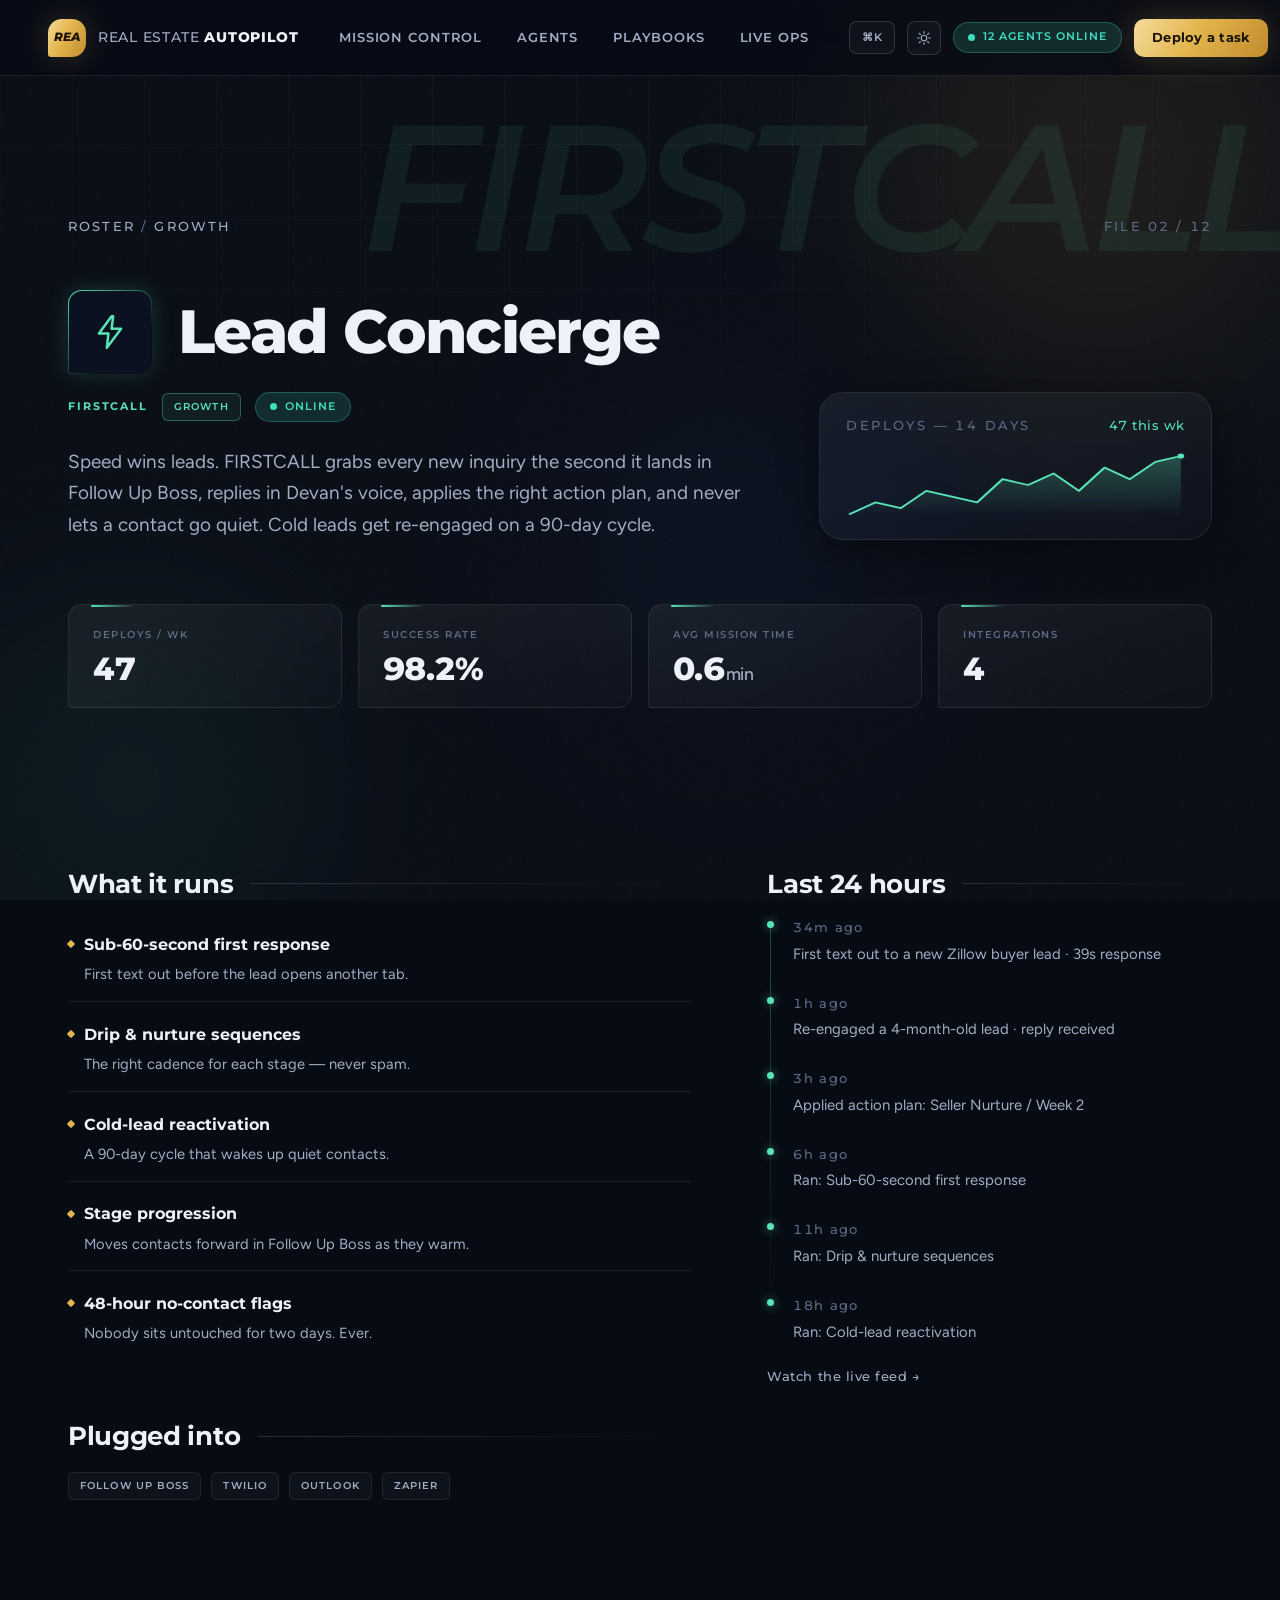
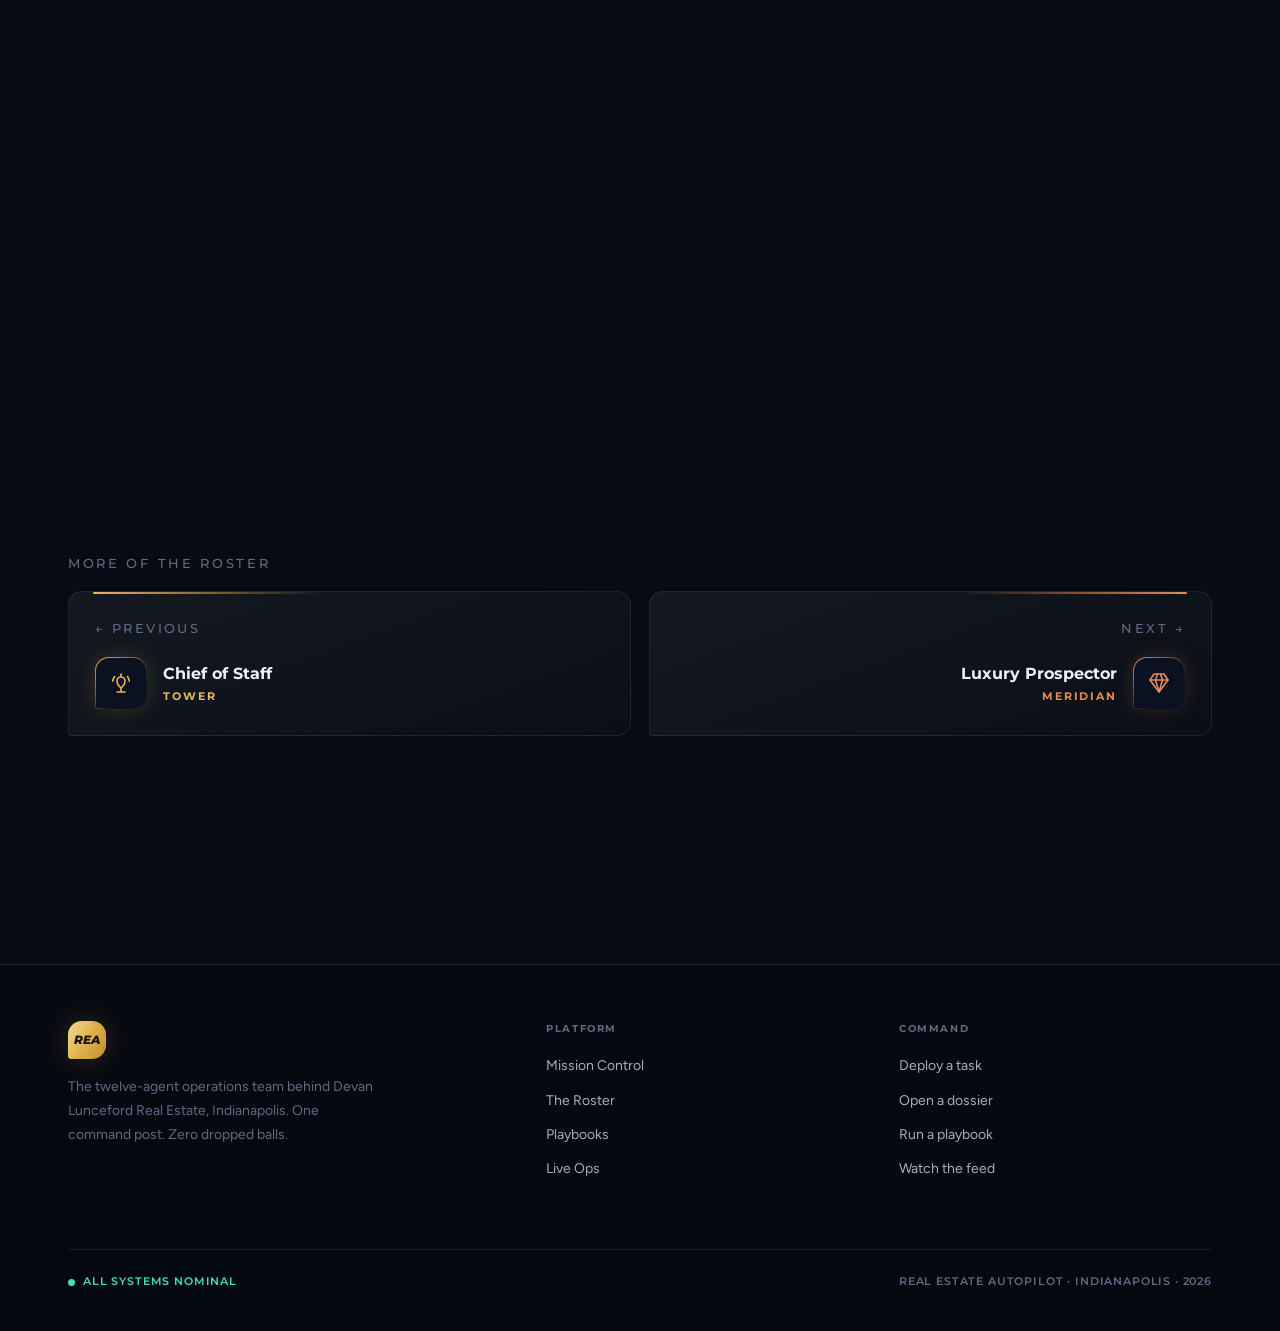
<file: agent.html>
<!DOCTYPE html>
<html lang="en">
<head>
<meta charset="UTF-8">
<meta name="viewport" content="width=device-width, initial-scale=1.0">
<title>Agent Dossier — Real Estate Autopilot</title>
<meta name="description" content="The dossier: what this agent runs, what it plugs into, and what it shipped in the last 24 hours. One of twelve on the Real Estate Autopilot crew.">
<link rel="icon" href="data:image/svg+xml,%3Csvg xmlns='http://www.w3.org/2000/svg' viewBox='0 0 64 64'%3E%3Crect width='64' height='64' rx='14' fill='%23e3b54e'/%3E%3Ctext x='32' y='39' font-family='Arial' font-style='italic' font-weight='800' font-size='19' fill='%23070b14' text-anchor='middle'%3EREA%3C/text%3E%3C/svg%3E">
<script>try{if(localStorage.getItem("rai-theme")==="light")document.documentElement.setAttribute("data-theme","light")}catch(e){}</script>
<link rel="preconnect" href="https://fonts.googleapis.com">
<link rel="preconnect" href="https://fonts.gstatic.com" crossorigin>
<link href="https://fonts.googleapis.com/css2?family=Montserrat:ital,wght@0,400..800;1,400..800&family=Figtree:ital,wght@0,400..700;1,400..700&family=JetBrains+Mono:wght@400;500&display=swap" rel="stylesheet">
<link rel="stylesheet" href="assets/css/core.css">
<style>
  /* ============ agent.html — dossier-only styles ============ */

  /* ---- header ---- */
  .dx-head { overflow: hidden; padding-bottom: clamp(36px, 5vw, 64px); }
  .dx-watermark {
    position: absolute; top: clamp(12px, 3vw, 40px); right: -0.06em;
    font-family: var(--f-display); font-style: italic; font-weight: 600;
    font-size: clamp(5rem, 14vw, 12rem); line-height: 0.82; letter-spacing: -0.04em;
    white-space: nowrap;
    color: color-mix(in srgb, var(--ac) 8%, transparent);
    pointer-events: none; user-select: none; z-index: 0;
  }
  .dx-above { position: relative; z-index: 1; }
  .dx-crumb {
    display: flex; justify-content: space-between; flex-wrap: wrap; gap: 10px 18px;
    letter-spacing: 0.16em; text-transform: uppercase; color: var(--t-mid);
    margin-bottom: clamp(30px, 5vw, 52px);
  }
  .dx-crumb a { transition: color 0.2s; }
  .dx-crumb a:hover { color: var(--gold-soft); }
  .dx-head-grid {
    display: grid; grid-template-columns: minmax(0, 7fr) minmax(0, 4fr);
    gap: clamp(36px, 5vw, 72px); align-items: end;
  }
  .dx-id-row { display: flex; align-items: center; gap: clamp(16px, 2.5vw, 26px); flex-wrap: wrap; }
  .dx-name { font-size: clamp(2.25rem, 4.8vw, 3.8rem); }
  .dx-meta-row { display: flex; align-items: center; gap: 14px; flex-wrap: wrap; margin: 18px 0 24px; }
  .dx-pulse { padding: 22px 26px; }
  .dx-pulse-head { display: flex; justify-content: space-between; align-items: baseline; gap: 12px; margin-bottom: 16px; }
  .dx-pulse-label { letter-spacing: 0.18em; text-transform: uppercase; }
  .dx-pulse-now { color: var(--ac); }
  .dx-spark { height: 64px; }

  /* ---- kpi row ---- */
  .dx-kpi-sec { padding-top: 0; }
  .dx-kpi-grid { display: grid; grid-template-columns: repeat(4, minmax(0, 1fr)); gap: 16px; }
  .dx-kpi::after {
    content: ""; position: absolute; top: 0; left: 22px; width: 44px; height: 2px;
    border-radius: 2px; background: linear-gradient(90deg, var(--ac), transparent);
  }

  /* ---- two-column body ---- */
  .dx-body { padding-top: clamp(40px, 6vw, 72px); }
  .dx-cols {
    display: grid; grid-template-columns: minmax(0, 7fr) minmax(0, 5fr);
    gap: clamp(44px, 6vw, 88px); align-items: start;
  }
  .dx-h { display: flex; align-items: center; gap: 18px; margin-bottom: 12px; }
  .dx-h-line { flex: 1; height: 1px; min-width: 32px; background: linear-gradient(90deg, var(--line-strong), transparent); }
  .dx-block + .dx-block { margin-top: clamp(40px, 5vw, 60px); }
  .dx-skills { list-style: none; }
  .dx-skill { padding: 17px 0 15px; border-bottom: 1px solid var(--line); }
  .dx-skill:last-child { border-bottom: 0; }
  .dx-skill-sub { color: var(--t-mid); font-size: 0.92rem; line-height: 1.55; margin: 6px 0 0 16px; max-width: 54ch; }
  .dx-integrations { display: flex; flex-wrap: wrap; gap: 10px; padding-top: 8px; }

  /* ---- timeline ---- */
  .dx-tl { list-style: none; position: relative; padding-left: 26px; margin-top: 14px; }
  .dx-tl::before {
    content: ""; position: absolute; left: 3px; top: 8px; bottom: 14px; width: 1px;
    background: linear-gradient(180deg, var(--ac), transparent); opacity: 0.3;
  }
  .dx-tl-item { position: relative; padding-bottom: 24px; }
  .dx-tl-item:last-child { padding-bottom: 0; }
  .dx-tl-item::before {
    content: ""; position: absolute; left: -26px; top: 7px; width: 7px; height: 7px;
    border-radius: 50%; background: var(--ac);
    box-shadow: 0 0 10px color-mix(in srgb, var(--ac) 60%, transparent);
  }
  .dx-tl-time { letter-spacing: 0.1em; }
  .dx-tl-text { color: var(--t-mid); font-size: 0.93rem; line-height: 1.55; margin-top: 3px; }
  .dx-tl-more { display: inline-block; margin-top: 22px; color: var(--t-mid); transition: color 0.2s; }
  .dx-tl-more:hover { color: var(--gold-soft); }
  @media (min-width: 961px) {
    .dx-col-side { position: sticky; top: calc(var(--nav-h) + 28px); }
  }

  /* ---- deploy cta ---- */
  .dx-cta {
    position: relative; overflow: hidden;
    display: flex; align-items: center; justify-content: space-between;
    gap: clamp(24px, 4vw, 48px); flex-wrap: wrap;
    padding: clamp(34px, 5vw, 56px) clamp(26px, 5vw, 56px);
  }
  .dx-cta::before {
    content: ""; position: absolute; inset: 0; pointer-events: none;
    background: radial-gradient(480px 220px at 10% 0%, color-mix(in srgb, var(--ac) 10%, transparent), transparent 70%);
  }
  .dx-cta-copy { flex: 1 1 360px; min-width: 0; }
  .dx-cta-line { color: var(--t-mid); margin-top: 10px; max-width: 48ch; }
  .dx-cta-sample { margin-top: 20px; color: var(--t-mid); overflow-wrap: anywhere; }

  /* ---- prev / next ---- */
  .dx-pn-label { letter-spacing: 0.2em; text-transform: uppercase; margin-bottom: 16px; }
  .dx-pn { display: grid; grid-template-columns: repeat(2, minmax(0, 1fr)); gap: 18px; }
  .dx-pn-card { display: flex; flex-direction: column; gap: 18px; }
  .dx-pn-dir { letter-spacing: 0.18em; text-transform: uppercase; }
  .dx-pn-id { display: flex; align-items: center; gap: 16px; min-width: 0; }
  .dx-pn-meta { display: flex; flex-direction: column; gap: 3px; min-width: 0; }
  .dx-pn-next { align-items: flex-end; text-align: right; }
  .dx-pn-next .dx-pn-id { flex-direction: row-reverse; }
  .dx-pn-next .dx-pn-meta { align-items: flex-end; }
  .dx-top-r {
    position: absolute; top: 0; right: 24px; left: 55%; height: 2px;
    border-radius: 2px; background: linear-gradient(270deg, var(--ac), transparent);
  }

  /* ---- responsive ---- */
  @media (max-width: 960px) {
    .dx-head-grid { grid-template-columns: 1fr; align-items: start; }
    .dx-pulse { max-width: 440px; }
    .dx-cols { grid-template-columns: 1fr; }
    .dx-kpi-grid { grid-template-columns: repeat(2, minmax(0, 1fr)); }
  }
  @media (max-width: 640px) {
    .dx-pn { grid-template-columns: 1fr; }
  }
  @media (max-width: 440px) {
    .dx-kpi-grid { grid-template-columns: 1fr; }
    .dx-cta .btn { width: 100%; }
  }
</style>
</head>
<body>

<div class="bg" aria-hidden="true">
  <div class="bg-grid"></div>
  <div class="orb orb-a"></div>
  <div class="orb orb-b"></div>
  <div class="orb orb-c"></div>
  <div class="bg-noise"></div>
</div>

<header class="nav">
  <a class="nav-logo" href="index.html" aria-label="Real Estate Autopilot home">
    <span class="logo-mark">REA</span>
    <span class="logo-word">Real&nbsp;Estate&nbsp;<b>Autopilot</b></span>
  </a>
  <nav class="nav-links" aria-label="Primary">
    <a href="index.html">Mission Control</a>
    <a href="agents.html">Agents</a>
    <a href="playbooks.html">Playbooks</a>
    <a href="ops.html">Live Ops</a>
  </nav>
  <div class="nav-right">
    <span class="status-chip"><i class="pulse-dot"></i>12 agents online</span>
    <a class="btn btn-gold btn-sm" href="index.html#console">Deploy a task</a>
  </div>
</header>

<main class="page">
  <div id="dossier">

    <!-- 1 · Dossier header -->
    <section class="section dx-head">
      <div class="dx-watermark" id="dx-watermark" aria-hidden="true"></div>
      <div class="wrap dx-above">
        <div class="dx-crumb mono small reveal">
          <span><a href="agents.html">Roster</a> <span class="faint">/</span> <span id="dx-dept-crumb"></span></span>
          <span class="faint" id="dx-file"></span>
        </div>
        <div class="dx-head-grid">
          <div>
            <div class="dx-id-row reveal" style="--d:.08s">
              <div class="avatar avatar-lg" id="dx-avatar"></div>
              <h1 class="h-display dx-name" id="dx-name"></h1>
            </div>
            <div class="dx-meta-row reveal" style="--d:.16s">
              <span class="codename" id="dx-codename"></span>
              <span class="tag tag-ac" id="dx-dept"></span>
              <span class="status-chip"><i class="pulse-dot"></i>online</span>
            </div>
            <p class="lede reveal" id="dx-bio" style="--d:.24s"></p>
          </div>
          <aside class="glass dx-pulse reveal" style="--d:.3s">
            <div class="dx-pulse-head">
              <span class="mono small faint dx-pulse-label">Deploys — 14 days</span>
              <span class="mono small dx-pulse-now" id="dx-pulse-now"></span>
            </div>
            <div class="dx-spark" id="dx-spark"></div>
          </aside>
        </div>
      </div>
    </section>

    <!-- 2 · KPI row -->
    <section class="section-tight dx-kpi-sec">
      <div class="wrap">
        <div class="dx-kpi-grid" id="dx-kpis"></div>
      </div>
    </section>

    <!-- 3 · What it runs / Last 24 hours -->
    <section class="section dx-body">
      <div class="wrap">
        <div class="dx-cols">
          <div>
            <div class="dx-block reveal">
              <div class="dx-h"><h2 class="h-2">What it runs</h2><span class="dx-h-line"></span></div>
              <ul class="dx-skills" id="dx-skills"></ul>
            </div>
            <div class="dx-block reveal" style="--d:.1s">
              <div class="dx-h"><h2 class="h-2">Plugged into</h2><span class="dx-h-line"></span></div>
              <div class="dx-integrations" id="dx-integrations"></div>
            </div>
          </div>
          <aside class="dx-col-side reveal" style="--d:.15s">
            <div class="dx-h"><h2 class="h-2">Last 24 hours</h2><span class="dx-h-line"></span></div>
            <ol class="dx-tl" id="dx-timeline"></ol>
            <a class="dx-tl-more mono small" href="ops.html#feed">Watch the live feed →</a>
          </aside>
        </div>
      </div>
    </section>

    <!-- 4 · Deploy CTA -->
    <section class="section-tight">
      <div class="wrap">
        <div class="glass glass-notch dx-cta reveal">
          <div class="dx-cta-copy">
            <h2 class="h-2" id="dx-cta-title"></h2>
            <p class="dx-cta-line">Brief it in one line. It picks the work up in seconds and reports back when it's done.</p>
            <p class="dx-cta-sample mono small"><span class="faint">&gt;</span> <span id="dx-cta-sample"></span> <span class="caret"></span></p>
          </div>
          <a class="btn btn-gold" id="dx-deploy" href="index.html#console">Deploy</a>
        </div>
      </div>
    </section>

    <!-- 5 · Prev / next -->
    <section class="section-tight">
      <div class="wrap">
        <div class="dx-pn-label mono small faint reveal">More of the roster</div>
        <div class="dx-pn reveal" style="--d:.08s">
          <a class="card dx-pn-card" id="dx-prev" href="agents.html"></a>
          <a class="card dx-pn-card dx-pn-next" id="dx-next" href="agents.html"></a>
        </div>
      </div>
    </section>

  </div>
</main>

<footer class="footer">
  <div class="footer-inner">
    <div class="footer-brand">
      <a class="nav-logo" href="index.html"><span class="logo-mark">REA</span></a>
      <p>The twelve-agent operations team behind Devan Lunceford Real Estate, Indianapolis. One command post. Zero dropped balls.</p>
    </div>
    <div>
      <h5>Platform</h5>
      <nav class="footer-links">
        <a href="index.html">Mission Control</a>
        <a href="agents.html">The Roster</a>
        <a href="playbooks.html">Playbooks</a>
        <a href="ops.html">Live Ops</a>
      </nav>
    </div>
    <div>
      <h5>Command</h5>
      <nav class="footer-links">
        <a href="index.html#console">Deploy a task</a>
        <a href="agents.html">Open a dossier</a>
        <a href="playbooks.html">Run a playbook</a>
        <a href="ops.html#feed">Watch the feed</a>
      </nav>
    </div>
    <div class="footer-meta">
      <span class="sys"><i class="pulse-dot"></i>All systems nominal</span>
      <span>Real Estate Autopilot · Indianapolis · <span id="ft-year"></span></span>
    </div>
  </div>
</footer>

<script src="assets/js/data.js"></script>
<script src="assets/js/shared.js"></script>
<script>
(function () {
  "use strict";
  if (!window.RAI || !window.RAIUI || !RAI.agents || !RAI.agents.length) return;

  // ---- one natural-language sample task per agent (powers the Deploy CTA) ----
  var SAMPLE_TASKS = {
    "chief-of-staff":          "Plan my week — what needs me first?",
    "lead-concierge":          "New Zillow lead just hit — handle it",
    "luxury-prospector":       "Pull this week's expireds over $750K and prep outreach",
    "funnel-manager":          "Run a funnel pass — signups, upsells, refunds",
    "listing-marketer":        "Launch the new listing at 4521 Maple Ave",
    "client-experience":       "Ask the Hendersons for a Google review",
    "referral-partner":        "Who on the partner roster has gone quiet?",
    "transaction-coordinator": "We're under contract on Fletcher Place — run the close",
    "bookkeeper":              "Month-end: where's my money?",
    "market-analyst":          "Price 4521 Maple Ave before Friday's listing appointment",
    "pipeline-analyst":        "Give me the pipeline numbers — what's stalled?",
    "investor-matcher":        "Score last night's MIBOR adds against the investor list"
  };

  // ---- sub-lines for "What it runs" (index-aligned with each agent's skills[]) ----
  var SKILL_NOTES = {
    "chief-of-staff": [
      "Reads the ask, picks the crew, sets the order.",
      "Morning and evening: what moved, what's stuck, what needs you.",
      "Anything stalled past two hours gets pushed up the chain.",
      "Keeps eleven specialists working off the same facts.",
      "Friday wrap: wins, misses, and next week's calls."
    ],
    "lead-concierge": [
      "First text out before the lead opens another tab.",
      "The right cadence for each stage — never spam.",
      "A 90-day cycle that wakes up quiet contacts.",
      "Moves contacts forward in Follow Up Boss as they warm.",
      "Nobody sits untouched for two days. Ever."
    ],
    "luxury-prospector": [
      "Finds the $750K+ listings nobody re-listed.",
      "Personal letters to owners doing it alone.",
      "Carmel and Zionsville corridors, worked on schedule.",
      "The dinner-party network, fed and tracked.",
      "Researched, specific, and signed off by Devan before send."
    ],
    "funnel-manager": [
      "Signups get the sequence; buyers get the next step.",
      "$47 buyers hear about the $97 analyzer at the right moment.",
      "A save attempt before the money walks.",
      "Every dollar traced back to its source.",
      "New product? The list hears about it in the right order."
    ],
    "listing-marketer": [
      "Two variants per listing, zero clichés.",
      "Print and story sizes, on brand, same day.",
      "The neighborhood hears before the portals do.",
      "Thursday push, weekend traffic.",
      "Walkthrough scripts in the listing's own voice."
    ],
    "client-experience": [
      "Clients hear from you before they start wondering.",
      "Timed four days post-close, when the glow is real.",
      "Every closing date remembered, every year.",
      "Listens for the neighbor who's thinking of selling.",
      "Past clients stay warm without you lifting a finger."
    ],
    "referral-partner": [
      "Every lender, title rep, and attorney on one list.",
      "Something useful in their inbox four times a year.",
      "Flags the partners who've gone silent.",
      "Who sent what, logged the day it lands.",
      "Warm intros written and ready for your sign-off."
    ],
    "transaction-coordinator": [
      "27 steps from signature to keys, dated on day one.",
      "Chases every party days before a date slips.",
      "Every signature accounted for, nothing lost in email.",
      "Lender, title, inspector, co-op agent — same page.",
      "Every milestone on your calendar before you ask."
    ],
    "bookkeeper": [
      "Every closing check matched to the bank deposit.",
      "Transactions tagged as they land from QuickBooks.",
      "S-Corp estimates set aside before they sting.",
      "'Where's my money' answered in one screen.",
      "Keeps the salary line where the CPA wants it."
    ],
    "market-analyst": [
      "Comp selection with every adjustment documented.",
      "A band you can defend at the kitchen table.",
      "Micro-area math, not metro averages.",
      "Months of inventory by neighborhood, updated weekly.",
      "ARV, rent comps, and returns with sources cited."
    ],
    "pipeline-analyst": [
      "Speed-to-lead, conversion, GCI — live, not monthly.",
      "Where leads stall, by stage and by source.",
      "Quarter forecast, risk-weighted, no wishful math.",
      "Dollars at risk flagged before they evaporate.",
      "The numbers in your inbox every Friday."
    ],
    "investor-matcher": [
      "Every new listing scored against every buyer's box.",
      "Strategy-specific math, not one-size scoring.",
      "The numbers investors check, already pulled.",
      "Buy-boxes kept current as appetites change.",
      "47 overnight listings scored before breakfast."
    ]
  };

  var TL_TIMES = ["34m ago", "1h ago", "3h ago", "6h ago", "11h ago", "18h ago"];

  // ---- resolve the agent (fallback: lead-concierge) ----
  var agent = RAI.getAgent(RAIUI.qsParam("id")) || RAI.getAgent("lead-concierge");
  if (!agent) return;
  var idx = RAI.agents.indexOf(agent);
  var total = RAI.agents.length;

  document.title = agent.codename + " — " + agent.name + " — Real Estate Autopilot";

  var root = document.getElementById("dossier");
  if (!root) return;
  root.style.setProperty("--ac", RAI.color(agent));
  root.style.setProperty("--ac2", RAI.color(agent, 75));

  // ---- helpers ----
  function $(id) { return document.getElementById(id); }
  function setText(id, text) { var n = $(id); if (n) n.textContent = text; }
  function esc(s) {
    return String(s).replace(/&/g, "&amp;").replace(/</g, "&lt;").replace(/>/g, "&gt;");
  }
  function avatarSvg(a) { return '<svg viewBox="0 0 24 24" aria-hidden="true">' + a.icon + "</svg>"; }

  // ---- 1 · header ----
  setText("dx-dept-crumb", agent.dept);
  setText("dx-file", "File " + String(idx + 1).padStart(2, "0") + " / " + total);
  var wm = $("dx-watermark"); if (wm) wm.textContent = agent.codename;
  var av = $("dx-avatar"); if (av) av.innerHTML = avatarSvg(agent);
  setText("dx-name", agent.name);
  setText("dx-codename", agent.codename);
  setText("dx-dept", agent.dept);
  setText("dx-bio", agent.bio);
  setText("dx-pulse-now", agent.stats.deploys + " this wk");
  var sparkEl = $("dx-spark");
  if (sparkEl) RAIUI.spark(sparkEl, agent.stats.spark, { color: RAI.color(agent), w: 260, h: 64 });

  // ---- 2 · KPI row ----
  var kpiGrid = $("dx-kpis");
  if (kpiGrid) {
    var tiles = [
      { label: "Deploys / wk",     count: agent.stats.deploys,      dec: 0 },
      { label: "Success rate",     count: agent.stats.success,      dec: 1, suffix: "%" },
      { label: "Avg mission time", count: agent.stats.avgMin,       dec: 1, unit: "min" },
      { label: "Integrations",     count: agent.integrations.length, dec: 0 }
    ];
    kpiGrid.innerHTML = tiles.map(function (t, i) {
      return '<div class="kpi dx-kpi reveal" style="--d:' + (i * 0.07).toFixed(2) + 's">' +
        '<div class="kpi-label">' + t.label + "</div>" +
        '<div class="kpi-value"><span data-count="' + t.count + '" data-decimals="' + t.dec + '"' +
        (t.suffix ? ' data-suffix="' + t.suffix + '"' : "") + ">0</span>" +
        (t.unit ? '<span class="unit">' + t.unit + "</span>" : "") +
        "</div></div>";
    }).join("");
  }

  // ---- 3a · skills + integrations ----
  var skillsEl = $("dx-skills");
  if (skillsEl) {
    var notes = SKILL_NOTES[agent.id] || [];
    skillsEl.innerHTML = agent.skills.map(function (s, i) {
      return '<li class="dx-skill reveal" style="--d:' + (i * 0.06).toFixed(2) + 's">' +
        '<h3 class="h-3 tick">' + esc(s) + "</h3>" +
        '<p class="dx-skill-sub">' + esc(notes[i] || "Runs on schedule, reports to the Tower.") + "</p></li>";
    }).join("");
  }
  var intEl = $("dx-integrations");
  if (intEl) {
    intEl.innerHTML = agent.integrations.map(function (t) {
      return '<span class="tag">' + esc(t) + "</span>";
    }).join("");
  }

  // ---- 3b · last-24-hours timeline ----
  var tlEl = $("dx-timeline");
  if (tlEl) {
    var entries = RAI.feed.filter(function (f) { return f.agentId === agent.id; })
                          .map(function (f) { return f.text; });
    for (var i = 0; entries.length < 6 && i < agent.skills.length; i++) {
      entries.push("Ran: " + agent.skills[i]);
    }
    tlEl.innerHTML = entries.slice(0, 6).map(function (t, i) {
      return '<li class="dx-tl-item reveal" style="--d:' + (i * 0.07).toFixed(2) + 's">' +
        '<span class="dx-tl-time mono small faint">' + TL_TIMES[i] + "</span>" +
        '<p class="dx-tl-text">' + esc(t) + "</p></li>";
    }).join("");
  }

  // ---- 4 · deploy CTA ----
  var sample = SAMPLE_TASKS[agent.id] || ("Put " + agent.name + " to work");
  var ctaTitle = $("dx-cta-title");
  if (ctaTitle) ctaTitle.innerHTML = "Put <em>" + esc(agent.codename) + "</em> on it.";
  setText("dx-cta-sample", sample);
  var deploy = $("dx-deploy");
  if (deploy) {
    deploy.href = "index.html?task=" + encodeURIComponent(sample) + "#console";
    deploy.textContent = "Deploy " + agent.name;
  }

  // ---- 5 · prev / next (wraps around the roster) ----
  function pnCard(el, a, dir) {
    if (!el || !a) return;
    el.href = "agent.html?id=" + encodeURIComponent(a.id);
    el.style.setProperty("--ac", RAI.color(a));
    el.style.setProperty("--ac2", RAI.color(a, 75));
    el.setAttribute("aria-label", (dir === "prev" ? "Previous agent: " : "Next agent: ") + a.name);
    el.innerHTML =
      '<div class="' + (dir === "prev" ? "card-top" : "dx-top-r") + '"></div>' +
      '<span class="dx-pn-dir mono small faint">' + (dir === "prev" ? "← Previous" : "Next →") + "</span>" +
      '<span class="dx-pn-id">' +
        '<span class="avatar">' + avatarSvg(a) + "</span>" +
        '<span class="dx-pn-meta"><span class="h-3">' + esc(a.name) + '</span><span class="codename">' + esc(a.codename) + "</span></span>" +
      "</span>";
  }
  pnCard($("dx-prev"), RAI.agents[(idx - 1 + total) % total], "prev");
  pnCard($("dx-next"), RAI.agents[(idx + 1) % total], "next");
})();
</script>
</body>
</html>
</file>
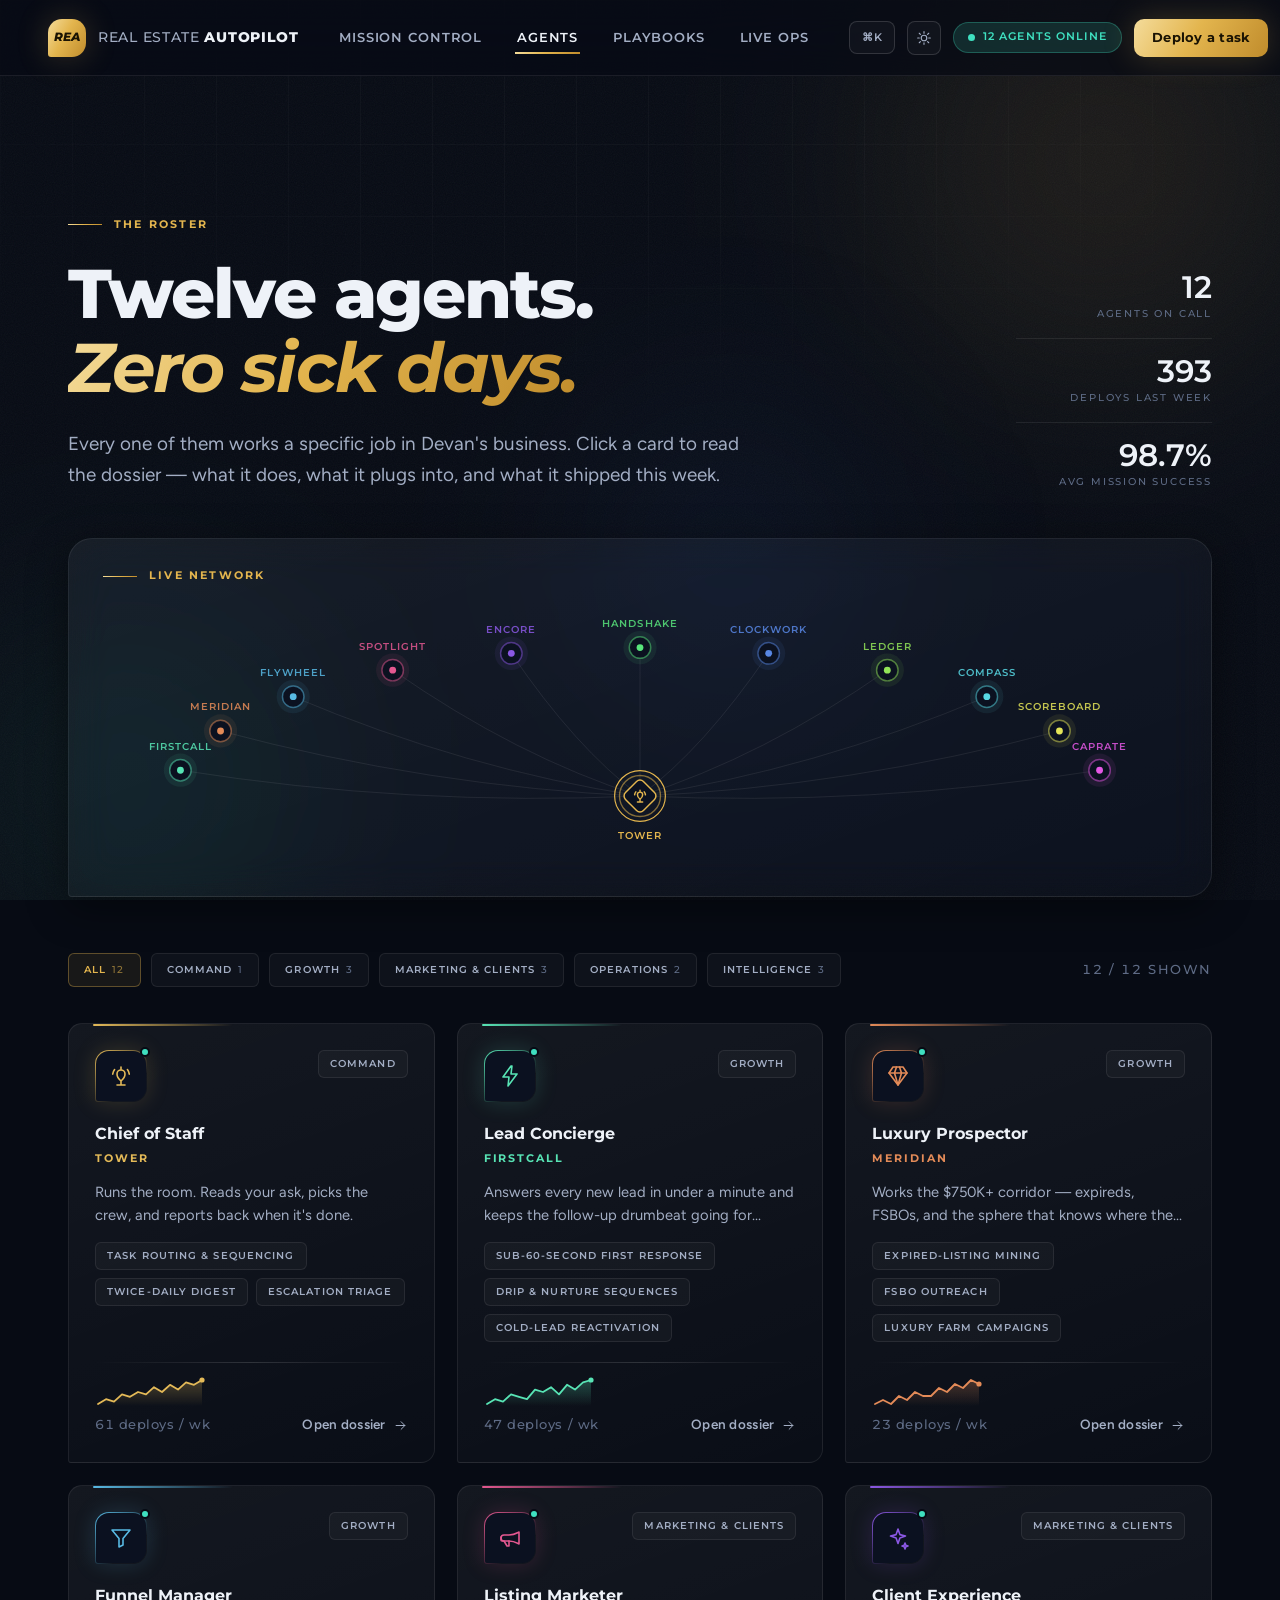
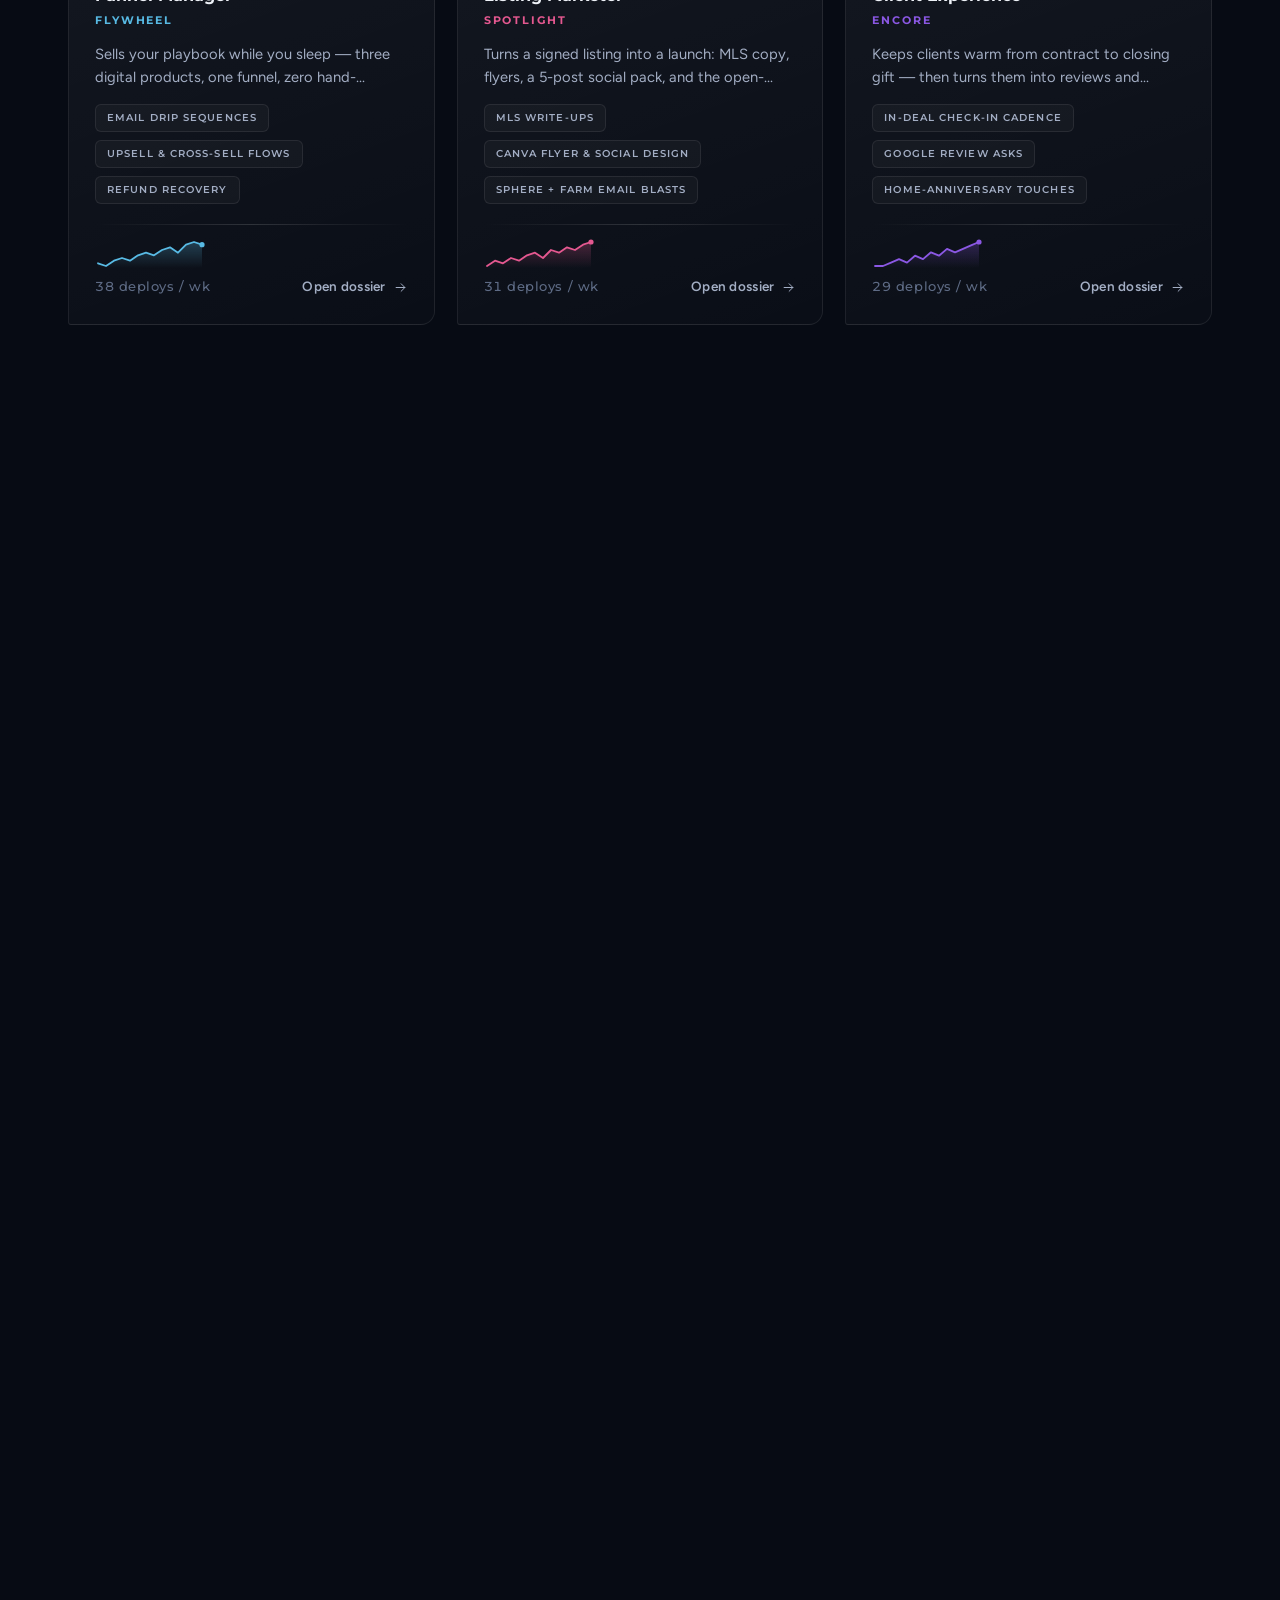
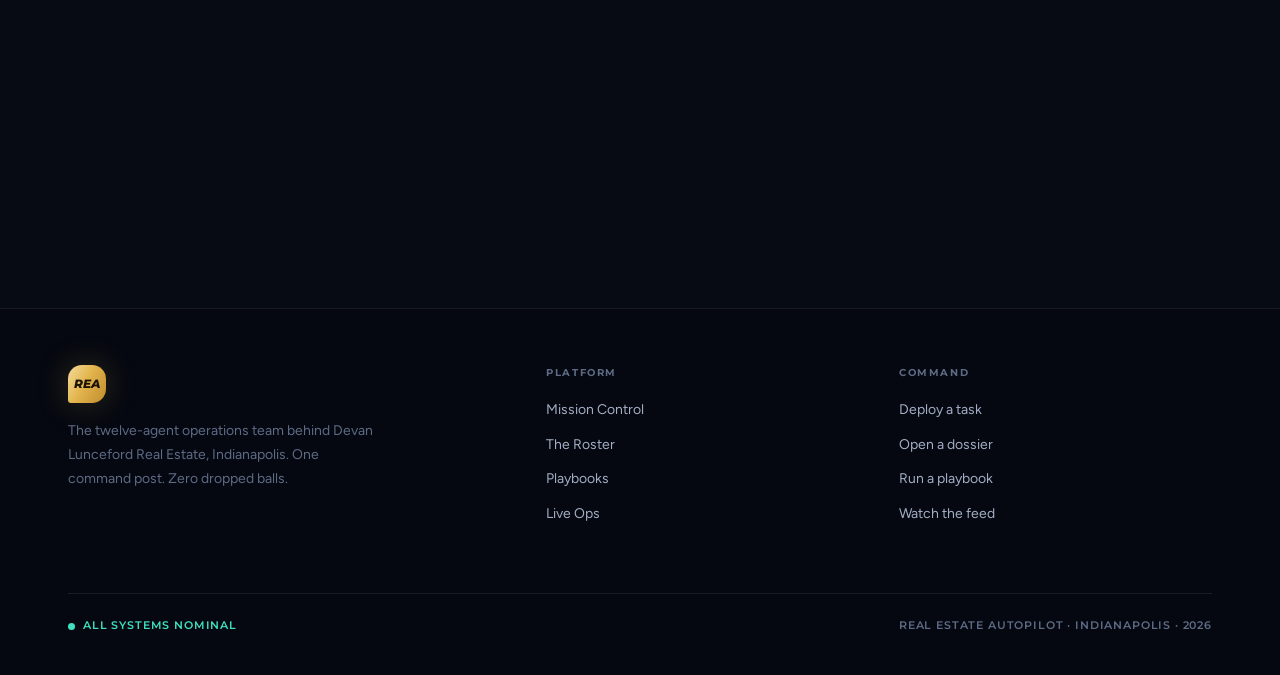
<file: agents.html>
<!DOCTYPE html>
<html lang="en">
<head>
<meta charset="UTF-8">
<meta name="viewport" content="width=device-width, initial-scale=1.0">
<title>The Roster — Real Estate Autopilot</title>
<meta name="description" content="All twelve agents behind Devan Lunceford Real Estate, Indianapolis — what each one runs, what it plugs into, and what it shipped this week.">
<link rel="icon" href="data:image/svg+xml,%3Csvg xmlns='http://www.w3.org/2000/svg' viewBox='0 0 64 64'%3E%3Crect width='64' height='64' rx='14' fill='%23e3b54e'/%3E%3Ctext x='32' y='39' font-family='Arial' font-style='italic' font-weight='800' font-size='19' fill='%23070b14' text-anchor='middle'%3EREA%3C/text%3E%3C/svg%3E">
<script>try{if(localStorage.getItem("rai-theme")==="light")document.documentElement.setAttribute("data-theme","light")}catch(e){}</script>
<link rel="preconnect" href="https://fonts.googleapis.com">
<link rel="preconnect" href="https://fonts.gstatic.com" crossorigin>
<link href="https://fonts.googleapis.com/css2?family=Montserrat:ital,wght@0,400..800;1,400..800&family=Figtree:ital,wght@0,400..700;1,400..700&family=JetBrains+Mono:wght@400;500&display=swap" rel="stylesheet">
<link rel="stylesheet" href="assets/css/core.css">
<style>
/* ===== agents.html — The Roster (page-scoped) ===== */

/* Hero */
.roster-hero { padding-bottom: clamp(24px, 4vw, 48px); }
.roster-hero-grid { display: grid; grid-template-columns: minmax(0, 1fr) auto; gap: clamp(32px, 6vw, 88px); align-items: end; }
.roster-title { font-size: clamp(2.5rem, 5.4vw, 4.3rem); }
.roster-hero .lede { margin-top: 24px; }

.roster-stats { min-width: 196px; }
.rh-stat { padding: 16px 0; border-top: 1px solid var(--line); text-align: right; display: grid; gap: 3px; }
.rh-stat:first-child { border-top: 0; padding-top: 0; }
.rh-stat:last-child { padding-bottom: 0; }
.rh-num { font-family: var(--f-display); font-weight: 600; font-size: clamp(1.7rem, 2.4vw, 2.2rem); line-height: 1.05; color: var(--t-hi); }
.rh-label { font-size: 10px; letter-spacing: 0.18em; text-transform: uppercase; color: var(--t-low); }

/* Filter bar */
.roster-main { padding-top: 0; }
.roster-bar { display: flex; align-items: center; justify-content: space-between; gap: 18px 28px; flex-wrap: wrap; margin-bottom: 36px; }
.roster-filters { display: flex; flex-wrap: wrap; gap: 10px; }
.roster-filter { padding: 8px 15px; transition: color 0.2s, border-color 0.2s, background-color 0.2s, transform 0.2s; }
.roster-filter:hover { color: var(--t-hi); border-color: var(--line-strong); transform: translateY(-1px); }
.roster-filter b { font-weight: 500; font-size: 9.5px; color: var(--t-low); }
.roster-filter.tag-ac b { color: inherit; opacity: 0.6; }
.roster-count { letter-spacing: 0.12em; text-transform: uppercase; }

/* Grid */
.roster-grid { display: grid; grid-template-columns: repeat(3, minmax(0, 1fr)); gap: 22px; }

/* Card */
.roster-card { display: flex; flex-direction: column; }
.roster-card[hidden] { display: none; }
.roster-card.is-set { transition: transform 0.3s ease, border-color 0.3s ease, box-shadow 0.3s ease, opacity 0.25s ease; transition-delay: 0s; }
.roster-card.is-out { opacity: 0; transform: translateY(12px) scale(0.985); pointer-events: none; }

.roster-head { display: flex; align-items: flex-start; justify-content: space-between; gap: 12px; margin-bottom: 18px; }
.roster-ava { position: relative; }
.roster-dot { position: absolute; top: -3px; right: -3px; width: 10px; height: 10px; border: 2px solid var(--ink-1); }
.roster-dept { flex: none; }
.roster-name { margin-bottom: 5px; }
.roster-role {
  color: var(--t-mid); font-size: 0.92rem; line-height: 1.55;
  margin: 13px 0 16px; min-height: calc(0.92rem * 1.55 * 2);
  display: -webkit-box; -webkit-line-clamp: 2; -webkit-box-orient: vertical; overflow: hidden;
}
.roster-skills { display: flex; flex-wrap: wrap; gap: 8px; margin-bottom: 20px; }
.roster-div { margin: auto 0 14px; }

.roster-foot { display: flex; align-items: flex-end; justify-content: space-between; gap: 14px; }
.roster-metric { display: grid; gap: 7px; }
.roster-spark { width: 110px; height: 30px; }
.roster-open {
  display: inline-flex; align-items: center; gap: 7px;
  font-size: 0.84rem; font-weight: 600; letter-spacing: 0.02em;
  color: var(--t-mid); white-space: nowrap;
  transition: color 0.25s ease;
}
.roster-open svg { width: 15px; height: 15px; transition: transform 0.25s ease; }
.roster-card:hover .roster-open { color: var(--ac); }
.roster-card:hover .roster-open svg { transform: translateX(4px); }

/* CTA band */
.roster-cta {
  position: relative; overflow: hidden;
  padding: clamp(34px, 5vw, 56px) clamp(28px, 5vw, 64px);
  display: flex; align-items: center; justify-content: space-between;
  gap: 28px 40px; flex-wrap: wrap;
}
.roster-cta::before {
  content: ""; position: absolute; inset: 0; pointer-events: none;
  background: radial-gradient(560px 240px at 8% 0%, color-mix(in srgb, var(--gold) 8%, transparent), transparent 70%);
}
.roster-cta-copy { position: relative; max-width: 56ch; }
.roster-cta-copy p { color: var(--t-mid); margin-top: 10px; }
.roster-cta-codes { margin-top: 20px; font-size: 9.5px; letter-spacing: 0.24em; text-transform: uppercase; color: var(--t-low); line-height: 2; }
.roster-cta .btn { position: relative; flex: none; }

/* Live network */
.net-sec { padding: 0 0 clamp(36px, 5vw, 56px); }
.net-panel { padding: clamp(18px, 3vw, 26px) clamp(20px, 3.5vw, 34px) clamp(6px, 1.5vw, 14px); }
.net-head { display: flex; align-items: center; justify-content: space-between; gap: 10px 28px; flex-wrap: wrap; }
.net-head .eyebrow { margin-bottom: 0; }
.net-caption { min-width: 0; max-width: 100%; white-space: nowrap; overflow: hidden; text-overflow: ellipsis; letter-spacing: 0.04em; transition: opacity 0.24s ease; }
.net-caption.is-fading { opacity: 0; }
.net-svg { width: 100%; height: auto; display: block; margin-top: 2px; }
.net-line { fill: none; stroke: var(--line); stroke-width: 1; }
.net-beam {
  fill: none; stroke-width: 1.8; stroke-linecap: round;
  opacity: 0; transition: opacity 0.25s ease;
  filter: drop-shadow(0 0 5px currentColor);
  pointer-events: none;
}
.net-lbl { font-family: var(--f-label); font-size: 10px; font-weight: 600; letter-spacing: 0.11em; }
.net-node { cursor: pointer; }
.net-node .net-lbl { fill-opacity: 0.85; transition: fill-opacity 0.2s; }
.net-node:hover .net-lbl, .net-node:focus-visible .net-lbl { fill-opacity: 1; }
.net-ring, .net-tring { transform-box: fill-box; transform-origin: center; }
.net-node .net-ring { transition: stroke-opacity 0.2s; }
.net-node:hover .net-ring, .net-node:focus-visible .net-ring { stroke-opacity: 0.95; }
.net-flash .net-ring, .net-flash .net-tring { animation: netFlash 0.95s cubic-bezier(0.3, 0, 0.4, 1); }
@keyframes netFlash {
  0%   { stroke-opacity: 0.5; transform: scale(1); }
  35%  { stroke-opacity: 1;   transform: scale(1.4); }
  100% { stroke-opacity: 0.5; transform: scale(1); }
}
.net-tower-pulse {
  transform-box: fill-box; transform-origin: center;
  animation: netTowerPulse 3.6s cubic-bezier(0.3, 0, 0.5, 1) infinite;
}
@keyframes netTowerPulse {
  0%   { transform: scale(0.78); opacity: 0.5; }
  75%  { transform: scale(1.45); opacity: 0; }
  100% { transform: scale(1.45); opacity: 0; }
}
@media (max-width: 560px) {
  .net-lbl-alt { display: none; }
  .net-svg .net-lbl { font-size: 32px; letter-spacing: 0.06em; }
}

/* Responsive */
@media (max-width: 1020px) {
  .roster-grid { grid-template-columns: repeat(2, minmax(0, 1fr)); }
}
@media (max-width: 960px) {
  .roster-hero-grid { grid-template-columns: 1fr; align-items: start; }
  .roster-stats { display: flex; gap: 20px; min-width: 0; }
  .rh-stat { border-top: 0; border-left: 1px solid var(--line); padding: 0 0 0 20px; text-align: left; }
  .rh-stat:first-child { border-left: 0; padding-left: 0; }
}
@media (max-width: 640px) {
  .roster-grid { grid-template-columns: 1fr; }
}
</style>
</head>
<body>

<div class="bg" aria-hidden="true">
  <div class="bg-grid"></div>
  <div class="orb orb-a"></div>
  <div class="orb orb-b"></div>
  <div class="orb orb-c"></div>
  <div class="bg-noise"></div>
</div>

<header class="nav">
  <a class="nav-logo" href="index.html" aria-label="Real Estate Autopilot home">
    <span class="logo-mark">REA</span>
    <span class="logo-word">Real&nbsp;Estate&nbsp;<b>Autopilot</b></span>
  </a>
  <nav class="nav-links" aria-label="Primary">
    <a href="index.html">Mission Control</a>
    <a href="agents.html">Agents</a>
    <a href="playbooks.html">Playbooks</a>
    <a href="ops.html">Live Ops</a>
  </nav>
  <div class="nav-right">
    <span class="status-chip"><i class="pulse-dot"></i>12 agents online</span>
    <a class="btn btn-gold btn-sm" href="index.html#console">Deploy a task</a>
  </div>
</header>

<main class="page">

  <!-- Header -->
  <section class="section roster-hero">
    <div class="wrap">
      <div class="roster-hero-grid">
        <div>
          <p class="eyebrow reveal">The Roster</p>
          <h1 class="h-display roster-title reveal" style="--d:.08s">Twelve agents.<br><em>Zero sick days.</em></h1>
          <p class="lede reveal" style="--d:.16s">Every one of them works a specific job in Devan's business. Click a card to read the dossier — what it does, what it plugs into, and what it shipped this week.</p>
        </div>
        <div class="roster-stats reveal" id="rosterStats" style="--d:.24s"></div>
      </div>
    </div>
  </section>

  <!-- Live network -->
  <section class="section-tight net-sec" aria-label="Live network">
    <div class="wrap">
      <div class="glass glass-notch net-panel reveal" style="--d:.1s">
        <div class="net-head">
          <p class="eyebrow">Live network</p>
          <p class="mono small faint net-caption" id="netCaption"></p>
        </div>
        <div class="net-stage" id="netStage"></div>
      </div>
    </div>
  </section>

  <!-- Filter bar + grid -->
  <section class="section-tight roster-main">
    <div class="wrap">
      <div class="roster-bar reveal">
        <div class="roster-filters" id="rosterFilters" role="group" aria-label="Filter agents by department"></div>
        <span class="mono small faint roster-count" id="rosterCount" aria-live="polite">12 / 12 shown</span>
      </div>
      <div class="roster-grid" id="rosterGrid"></div>
      <noscript><p class="mono small faint">Turn JavaScript on to load the roster.</p></noscript>
    </div>
  </section>

  <!-- CTA band -->
  <section class="section-tight">
    <div class="wrap">
      <div class="glass glass-notch roster-cta reveal">
        <div class="roster-cta-copy">
          <h2 class="h-2">Put them to work.</h2>
          <p>One sentence in the console. The Tower picks the crew, sets the clock, and reports back with the finished work.</p>
          <p class="mono roster-cta-codes" id="rosterCodes" aria-hidden="true"></p>
        </div>
        <a class="btn btn-gold" href="index.html#console">Deploy a task</a>
      </div>
    </div>
  </section>

</main>

<footer class="footer">
  <div class="footer-inner">
    <div class="footer-brand">
      <a class="nav-logo" href="index.html"><span class="logo-mark">REA</span></a>
      <p>The twelve-agent operations team behind Devan Lunceford Real Estate, Indianapolis. One command post. Zero dropped balls.</p>
    </div>
    <div>
      <h5>Platform</h5>
      <nav class="footer-links">
        <a href="index.html">Mission Control</a>
        <a href="agents.html">The Roster</a>
        <a href="playbooks.html">Playbooks</a>
        <a href="ops.html">Live Ops</a>
      </nav>
    </div>
    <div>
      <h5>Command</h5>
      <nav class="footer-links">
        <a href="index.html#console">Deploy a task</a>
        <a href="agents.html">Open a dossier</a>
        <a href="playbooks.html">Run a playbook</a>
        <a href="ops.html#feed">Watch the feed</a>
      </nav>
    </div>
    <div class="footer-meta">
      <span class="sys"><i class="pulse-dot"></i>All systems nominal</span>
      <span>Real Estate Autopilot · Indianapolis · <span id="ft-year"></span></span>
    </div>
  </div>
</footer>

<script src="assets/js/data.js"></script>
<script src="assets/js/shared.js"></script>
<script>
(function () {
  "use strict";
  if (!window.RAI || !window.RAIUI) return;

  var agents = RAI.agents || [];
  var grid = document.getElementById("rosterGrid");
  var filters = document.getElementById("rosterFilters");
  var countEl = document.getElementById("rosterCount");
  var statsEl = document.getElementById("rosterStats");
  var codesEl = document.getElementById("rosterCodes");
  if (!grid || !agents.length) return;

  var DEPTS = ["All", "Command", "Growth", "Marketing & Clients", "Operations", "Intelligence"];

  function esc(s) {
    return String(s).replace(/[&<>"]/g, function (c) {
      return { "&": "&amp;", "<": "&lt;", ">": "&gt;", '"': "&quot;" }[c];
    });
  }

  /* ---- Hero stats (computed from the roster) ---- */
  if (statsEl) {
    var deploys = 0, success = 0;
    agents.forEach(function (a) { deploys += a.stats.deploys; success += a.stats.success; });
    var avg = (success / agents.length).toFixed(1);
    statsEl.innerHTML =
      '<div class="rh-stat"><span class="rh-num" data-count="' + agents.length + '">0</span><span class="rh-label mono">agents on call</span></div>' +
      '<div class="rh-stat"><span class="rh-num" data-count="' + deploys + '">0</span><span class="rh-label mono">deploys last week</span></div>' +
      '<div class="rh-stat"><span class="rh-num" data-count="' + avg + '" data-suffix="%" data-decimals="1">0</span><span class="rh-label mono">avg mission success</span></div>';
  }

  /* ---- Cards ---- */
  var ARROW = '<svg viewBox="0 0 24 24" fill="none" stroke="currentColor" stroke-width="1.6" stroke-linecap="round" stroke-linejoin="round" aria-hidden="true"><path d="M5 12h14M13 6l6 6-6 6"/></svg>';

  grid.innerHTML = agents.map(function (a, i) {
    var skills = a.skills.slice(0, 3).map(function (s) {
      return '<span class="tag">' + esc(s) + "</span>";
    }).join("");
    return '<a class="card roster-card reveal" href="agent.html?id=' + encodeURIComponent(a.id) + '"' +
      ' style="--ac:' + RAI.color(a) + ";--ac2:" + RAI.color(a, 75) + ";--d:" + (i * 0.055).toFixed(3) + 's"' +
      ' data-dept="' + esc(a.dept) + '" aria-label="' + esc(a.name + " — open dossier") + '">' +
        '<span class="card-top" aria-hidden="true"></span>' +
        '<div class="roster-head">' +
          '<div class="roster-ava">' +
            '<div class="avatar"><svg viewBox="0 0 24 24" aria-hidden="true">' + a.icon + "</svg></div>" +
            '<i class="pulse-dot roster-dot" aria-hidden="true"></i>' +
          "</div>" +
          '<span class="tag roster-dept">' + esc(a.dept) + "</span>" +
        "</div>" +
        '<h3 class="h-3 roster-name">' + esc(a.name) + "</h3>" +
        '<span class="codename">' + esc(a.codename) + "</span>" +
        '<p class="roster-role">' + esc(a.role) + "</p>" +
        '<div class="roster-skills">' + skills + "</div>" +
        '<hr class="hr-fade roster-div">' +
        '<div class="roster-foot">' +
          '<div class="roster-metric">' +
            '<div class="roster-spark" aria-hidden="true"></div>' +
            '<span class="mono small faint">' + a.stats.deploys + " deploys / wk</span>" +
          "</div>" +
          '<span class="roster-open">Open dossier ' + ARROW + "</span>" +
        "</div>" +
      "</a>";
  }).join("");

  var cards = Array.prototype.slice.call(grid.querySelectorAll(".roster-card"));

  /* Sparklines + settle each card out of its reveal transition so
     hover and filter fades stay snappy afterwards. */
  function settle(card) { card.classList.add("is-set"); }

  cards.forEach(function (card, i) {
    var sp = card.querySelector(".roster-spark");
    if (sp) RAIUI.spark(sp, agents[i].stats.spark, { color: RAI.color(agents[i]), w: 110, h: 30 });

    if (RAIUI.reduceMotion) { settle(card); return; }
    card.addEventListener("transitionend", function onEnd(e) {
      if (e.target !== card || e.propertyName !== "opacity") return;
      settle(card);
      card.removeEventListener("transitionend", onEnd);
    });
    card.addEventListener("pointerenter", function () { settle(card); }, { once: true });
  });

  /* ---- Filters ---- */
  var gen = 0;

  function applyFilter(dept) {
    gen++;
    var g = gen;
    var rm = RAIUI.reduceMotion;
    var shown = 0;

    cards.forEach(function (card) {
      var match = dept === "All" || card.dataset.dept === dept;
      if (match) {
        var idx = shown++;
        if (rm) { card.hidden = false; card.classList.remove("is-out"); return; }
        if (card.hidden) {
          card.hidden = false;
          card.classList.add("is-out");
        }
        void card.offsetWidth;
        card.style.transitionDelay = (idx * 0.03).toFixed(2) + "s";
        card.classList.remove("is-out");
        setTimeout(function () {
          if (g === gen) card.style.transitionDelay = "";
        }, 420 + idx * 30);
      } else {
        if (rm) { card.classList.add("is-out"); card.hidden = true; return; }
        card.style.transitionDelay = "0s";
        card.classList.add("is-out");
        setTimeout(function () {
          if (g === gen && card.classList.contains("is-out")) {
            card.hidden = true;
            card.style.transitionDelay = "";
          }
        }, 280);
      }
    });

    if (countEl) countEl.textContent = shown + " / " + cards.length + " shown";
  }

  if (filters) {
    var counts = {};
    agents.forEach(function (a) { counts[a.dept] = (counts[a.dept] || 0) + 1; });

    filters.innerHTML = DEPTS.map(function (d) {
      var n = d === "All" ? agents.length : (counts[d] || 0);
      var on = d === "All";
      return '<button type="button" class="tag roster-filter' + (on ? " tag-ac" : "") + '"' +
        ' data-dept="' + esc(d) + '" aria-pressed="' + on + '">' + esc(d) + " <b>" + n + "</b></button>";
    }).join("");

    filters.addEventListener("click", function (e) {
      var btn = e.target.closest(".roster-filter");
      if (!btn || btn.classList.contains("tag-ac")) return;
      filters.querySelectorAll(".roster-filter").forEach(function (b) {
        var active = b === btn;
        b.classList.toggle("tag-ac", active);
        b.setAttribute("aria-pressed", String(active));
      });
      cards.forEach(settle);
      applyFilter(btn.dataset.dept);
    });
  }

  if (countEl) countEl.textContent = cards.length + " / " + cards.length + " shown";

  /* ---- CTA codename strip ---- */
  if (codesEl) {
    codesEl.textContent = agents.map(function (a) { return a.codename; }).join(" · ");
  }

  /* ---- Live network (spec §6f): TOWER + 11 specialists, positions computed ---- */
  (function () {
    var stage = document.getElementById("netStage");
    var cap = document.getElementById("netCaption");
    var tower = agents.find(function (a) { return a.orchestrator; });
    var crew = agents.filter(function (a) { return !a.orchestrator; });
    if (!stage || !cap || !tower || !crew.length) return;

    var TX = 550, TY = 212;

    var feedBy = {};
    (RAI.feed || []).forEach(function (f) {
      (feedBy[f.agentId] = feedBy[f.agentId] || []).push(f.text);
    });

    function pos(i) {
      var deg = 170 - i * (160 / Math.max(crew.length - 1, 1));
      var rad = deg * Math.PI / 180;
      return {
        x: +(TX + 478 * Math.cos(rad)).toFixed(1),
        y: +(TY - 152 * Math.sin(rad)).toFixed(1)
      };
    }

    /* gentle sag so the wires read as cables dropping into the Tower */
    function wire(p) {
      var mx = ((TX + p.x) / 2).toFixed(1);
      var my = ((TY + p.y) / 2 + 24).toFixed(1);
      return "M" + TX + " " + TY + " Q" + mx + " " + my + " " + p.x + " " + p.y;
    }

    var lines = "", beams = "", nodes = "";
    crew.forEach(function (a, i) {
      var p = pos(i), d = wire(p), c = RAI.color(a);
      lines += '<path class="net-line" d="' + d + '"/>';
      beams += '<path class="net-beam" data-agent="' + esc(a.id) + '" d="' + d +
        '" stroke="' + c + '" style="color:' + c + '"/>';
      nodes +=
        '<a class="net-node" data-agent="' + esc(a.id) + '" href="agent.html?id=' + encodeURIComponent(a.id) +
          '" aria-label="' + esc(a.name + " (" + a.codename + ") — open dossier") + '">' +
          '<circle class="net-halo" cx="' + p.x + '" cy="' + p.y + '" r="17" fill="' + RAI.color(a, 62, 0.08) + '"/>' +
          '<circle class="net-ring" cx="' + p.x + '" cy="' + p.y + '" r="11" fill="var(--ink-2)" stroke="' + c + '" stroke-opacity="0.5" stroke-width="1.5"/>' +
          '<circle cx="' + p.x + '" cy="' + p.y + '" r="3.5" fill="' + c + '"/>' +
          '<text class="net-lbl' + (i % 2 ? " net-lbl-alt" : "") + '" x="' + p.x + '" y="' + (p.y - 21) +
            '" text-anchor="middle" fill="' + c + '">' + esc(a.codename) + "</text>" +
        "</a>";
    });

    stage.innerHTML =
      '<svg class="net-svg" viewBox="0 0 1100 300" role="group" aria-label="Live agent network — eleven specialists wired to the Tower">' +
        '<g aria-hidden="true">' + lines + beams + "</g>" +
        '<a class="net-tower" href="agent.html?id=' + encodeURIComponent(tower.id) +
          '" aria-label="' + esc(tower.name + " (" + tower.codename + ") — open dossier") + '">' +
          '<circle class="net-tower-pulse" cx="' + TX + '" cy="' + TY + '" r="26" fill="none" stroke="var(--gold)" stroke-width="1.2"/>' +
          '<circle class="net-tring" cx="' + TX + '" cy="' + TY + '" r="21" fill="none" stroke="var(--gold)" stroke-opacity="0.55" stroke-width="1.4"/>' +
          '<rect x="' + (TX - 13) + '" y="' + (TY - 13) + '" width="26" height="26" rx="5" fill="var(--ink-2)" stroke="var(--gold)" stroke-width="1.5" transform="rotate(45 ' + TX + " " + TY + ')"/>' +
          '<g fill="none" stroke="var(--gold)" stroke-width="2.2" stroke-linecap="round" stroke-linejoin="round" transform="translate(' + (TX - 8) + " " + (TY - 8) + ') scale(0.67)" aria-hidden="true">' + tower.icon + "</g>" +
          '<text class="net-lbl" x="' + TX + '" y="' + (TY + 44) + '" text-anchor="middle" fill="var(--gold)">' + esc(tower.codename) + "</text>" +
        "</a>" +
        nodes +
      "</svg>";

    var beamEls = {}, nodeEls = {};
    stage.querySelectorAll(".net-beam").forEach(function (el) { beamEls[el.dataset.agent] = el; });
    stage.querySelectorAll(".net-node").forEach(function (el) { nodeEls[el.dataset.agent] = el; });
    var towerEl = stage.querySelector(".net-tower");

    /* resting dash state: one pulse-length dash parked off-path */
    Object.keys(beamEls).forEach(function (id) {
      var b = beamEls[id];
      var total = b.getTotalLength();
      var dash = Math.min(170, Math.max(70, total * 0.3));
      b.setAttribute("stroke-dasharray", dash + " " + Math.ceil(total + dash));
      b.setAttribute("stroke-dashoffset", dash);
      b.dataset.total = total;
      b.dataset.dash = dash;
    });

    function pick(list) { return list[Math.floor(Math.random() * list.length)]; }

    function caption(agent, text, instant) {
      var html = '<span style="color:' + RAI.color(agent) + '">' + esc(agent.codename) + "</span> · " + esc(text);
      if (instant) { cap.innerHTML = html; return; }
      cap.classList.add("is-fading");
      setTimeout(function () {
        cap.innerHTML = html;
        cap.classList.remove("is-fading");
      }, 250);
    }

    /* first line on the wire */
    var seed = (RAI.feed || []).length ? pick(RAI.feed) : null;
    if (seed) caption(RAI.getAgent(seed.agentId) || tower, seed.text, true);

    if (RAIUI.reduceMotion) return; /* static render: all lines visible, no timers */

    function flash(el) {
      if (!el) return;
      el.classList.remove("net-flash");
      void el.getBoundingClientRect();
      el.classList.add("net-flash");
      setTimeout(function () { el.classList.remove("net-flash"); }, 1000);
    }

    var lastIdx = -1;
    function fire() {
      var idx;
      do { idx = Math.floor(Math.random() * crew.length); } while (crew.length > 1 && idx === lastIdx);
      lastIdx = idx;
      var a = crew[idx];
      var beam = beamEls[a.id];

      if (beam && beam.animate) {
        var total = parseFloat(beam.dataset.total);
        var dash = parseFloat(beam.dataset.dash);
        beam.style.opacity = "1";
        var sweep = beam.animate(
          [{ strokeDashoffset: -total + "px" }, { strokeDashoffset: dash + "px" }],
          { duration: 900, easing: "cubic-bezier(0.5, 0, 0.35, 1)" }
        );
        sweep.onfinish = function () { beam.style.opacity = "0"; };
      }

      flash(nodeEls[a.id]);
      setTimeout(function () { flash(towerEl); }, 720);

      var texts = feedBy[a.id];
      if (texts && texts.length) caption(a, pick(texts));
    }

    (function loop() {
      setTimeout(function () { fire(); loop(); }, 2500 + Math.random() * 1000);
    })();
  })();
})();
</script>
</body>
</html>
</file>
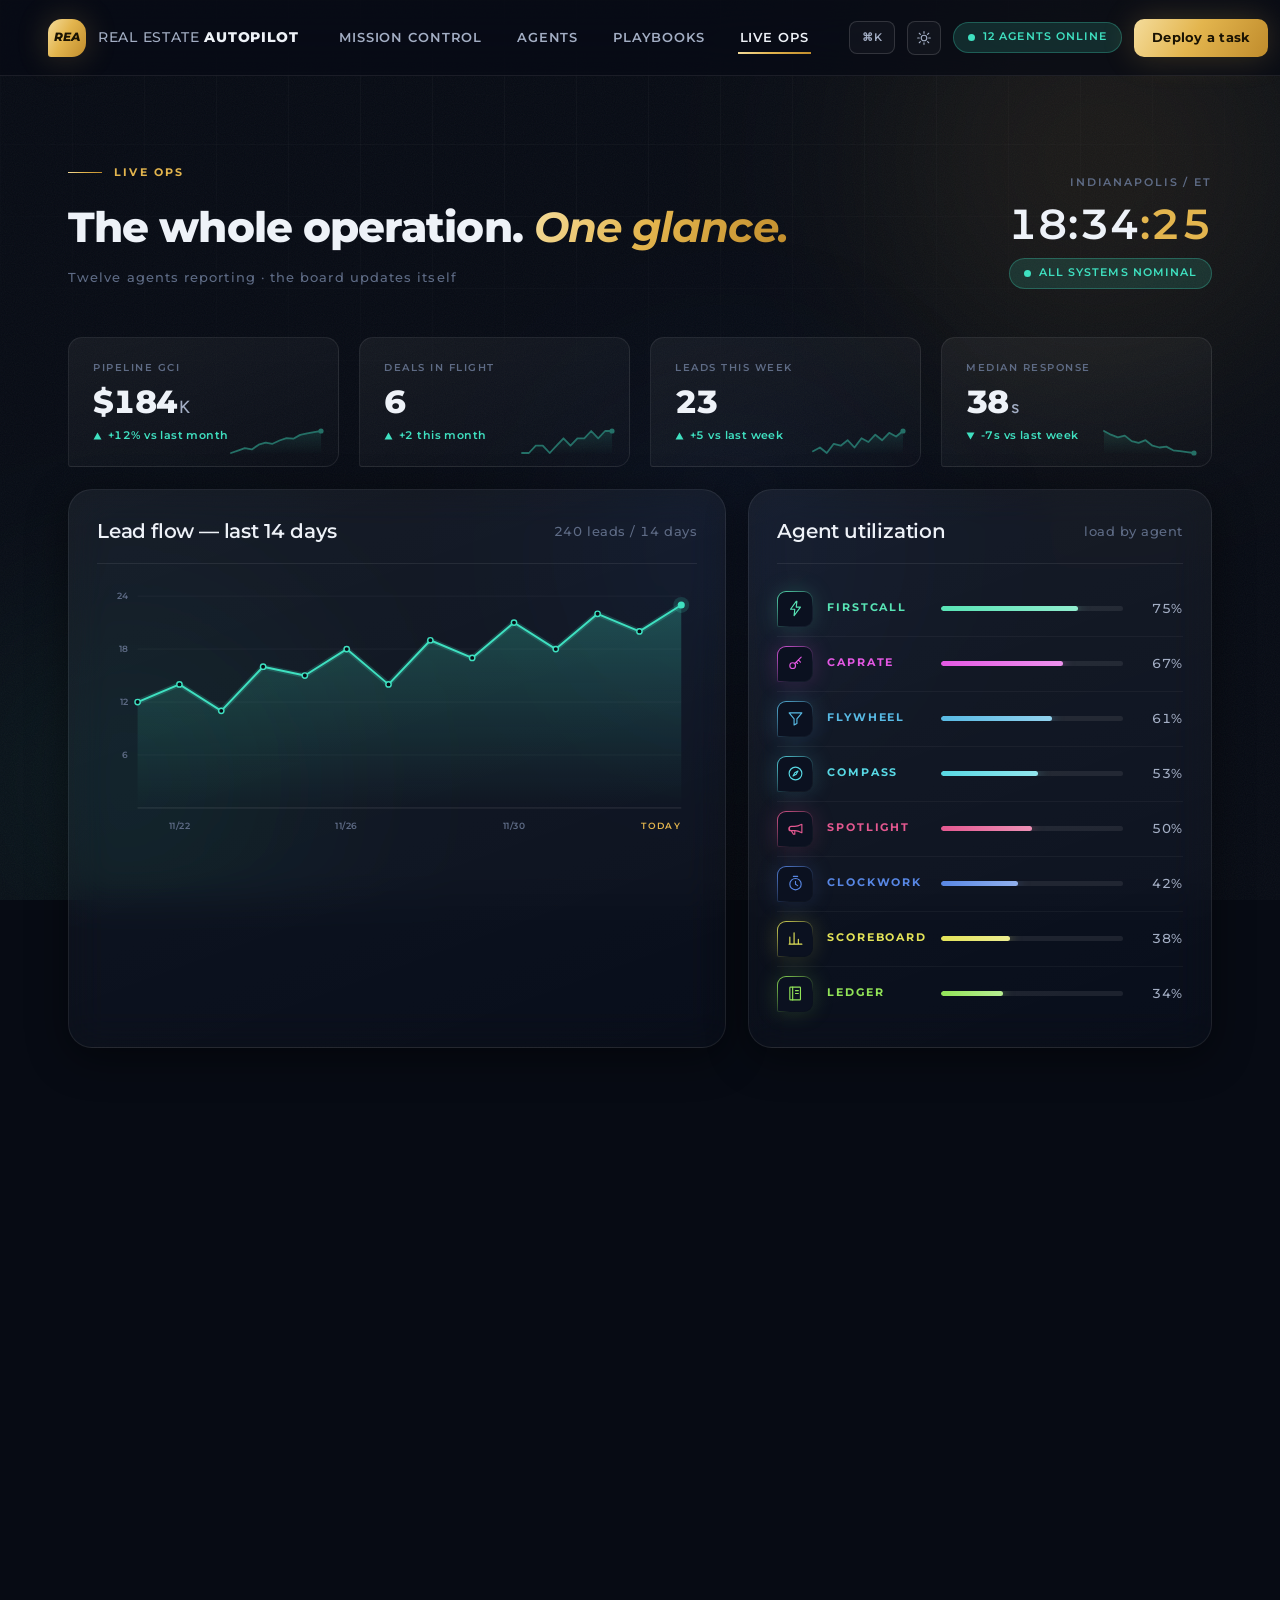
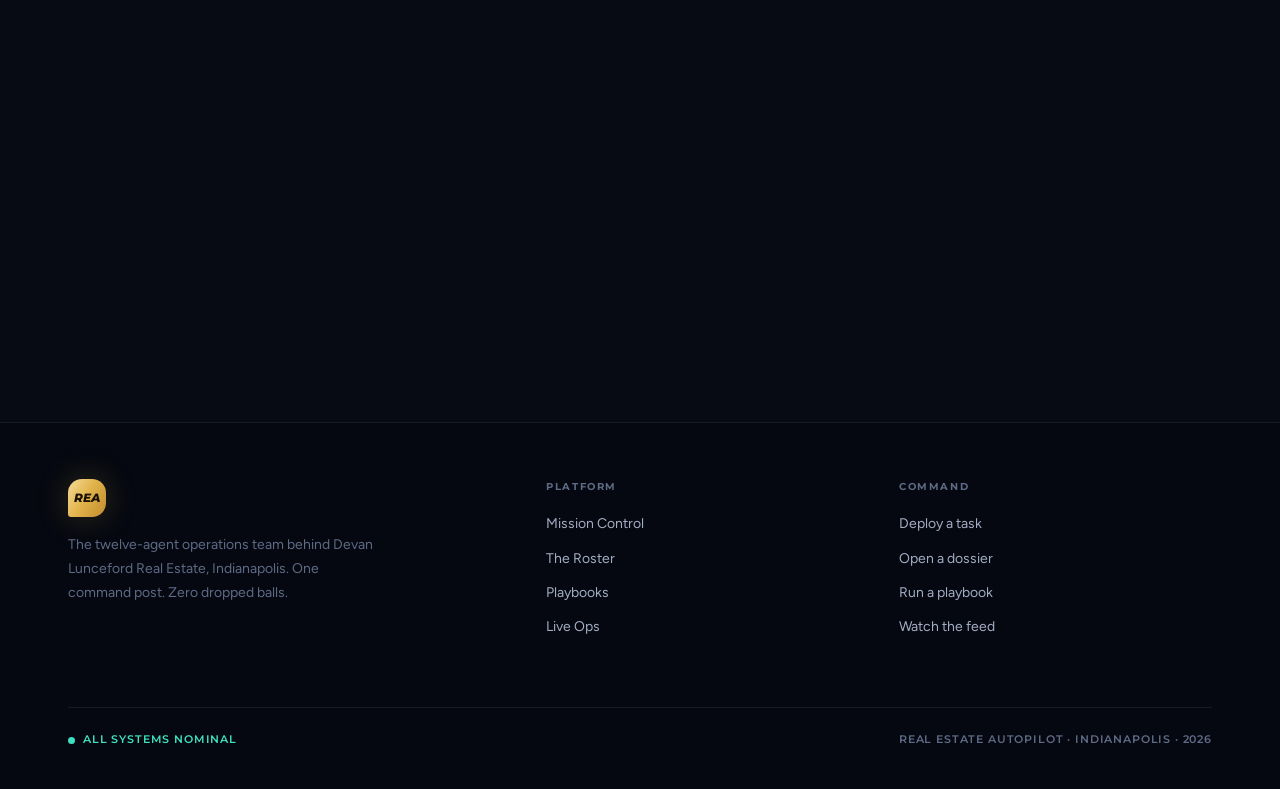
<file: ops.html>
<!DOCTYPE html>
<html lang="en">
<head>
<meta charset="UTF-8">
<meta name="viewport" content="width=device-width, initial-scale=1.0">
<title>Live Ops — Real Estate Autopilot</title>
<meta name="description" content="The whole operation on one board — live lead flow, agent load, deals in flight, and the feed of what the crew shipped.">
<link rel="icon" href="data:image/svg+xml,%3Csvg xmlns='http://www.w3.org/2000/svg' viewBox='0 0 64 64'%3E%3Crect width='64' height='64' rx='14' fill='%23e3b54e'/%3E%3Ctext x='32' y='39' font-family='Arial' font-style='italic' font-weight='800' font-size='19' fill='%23070b14' text-anchor='middle'%3EREA%3C/text%3E%3C/svg%3E">
<script>try{if(localStorage.getItem("rai-theme")==="light")document.documentElement.setAttribute("data-theme","light")}catch(e){}</script>
<link rel="preconnect" href="https://fonts.googleapis.com">
<link rel="preconnect" href="https://fonts.gstatic.com" crossorigin>
<link href="https://fonts.googleapis.com/css2?family=Montserrat:ital,wght@0,400..800;1,400..800&family=Figtree:ital,wght@0,400..700;1,400..700&family=JetBrains+Mono:wght@400;500&display=swap" rel="stylesheet">
<link rel="stylesheet" href="assets/css/core.css">
<style>
/* ============ ops.html — Live Ops board ============ */
.ops-sec-head { padding-bottom: 0; }
.ops-head { display: flex; align-items: flex-end; justify-content: space-between; gap: 32px; flex-wrap: wrap; }
.ops-head-sub { margin-top: 16px; letter-spacing: 0.08em; }
.ops-head-right { display: flex; flex-direction: column; align-items: flex-end; gap: 12px; text-align: right; }
.ops-clock-label { font-family: var(--f-label); font-weight: 600; font-size: 10.5px; letter-spacing: 0.18em; text-transform: uppercase; color: var(--t-low); }
.ops-clock {
  font-family: var(--f-label); font-weight: 600; font-variant-numeric: tabular-nums;
  font-size: clamp(1.8rem, 3.4vw, 2.6rem); line-height: 1; letter-spacing: 0.03em;
  color: var(--t-hi);
}
.ops-clock-sec { color: var(--gold); }

.ops-sec-board { padding: 48px 0 0; }
.ops-kpis { display: grid; grid-template-columns: repeat(4, 1fr); gap: 20px; }
.ops-kpi-body { position: relative; z-index: 1; }
.ops-kpi-spark { position: absolute; right: 14px; bottom: 10px; width: 96px; height: 28px; opacity: 0.45; pointer-events: none; }

.ops-board { display: grid; grid-template-columns: repeat(12, 1fr); gap: 22px; margin-top: 22px; }
.ops-col-7 { grid-column: span 7; }
.ops-col-5 { grid-column: span 5; }
.ops-panel { padding: 26px 28px; position: relative; display: flex; flex-direction: column; }
.ops-panel-head {
  display: flex; align-items: center; justify-content: space-between; gap: 16px;
  padding-bottom: 15px; margin-bottom: 18px; border-bottom: 1px solid var(--line);
}
.ops-title { font-family: var(--f-display); font-weight: 560; font-size: 1.22rem; letter-spacing: -0.01em; color: var(--t-hi); }

/* lead-flow chart */
.ops-chart svg { width: 100%; height: auto; }
.ops-chart text { font-family: var(--f-label); font-weight: 600; font-size: 10px; letter-spacing: 0.06em; fill: var(--t-low); }
.ops-chart .lf-today { fill: var(--gold); letter-spacing: 0.16em; }
.lf-area { opacity: 0; transition: opacity 0.9s ease 0.5s; }
.lf-under { opacity: 0; transition: opacity 1.1s ease 0.35s; }
.lf-dot { opacity: 0; transition: opacity 0.45s ease; transition-delay: var(--dd, 0s); }
.ops-chart.drawn .lf-area, .ops-chart.drawn .lf-under, .ops-chart.drawn .lf-dot { opacity: 1; }

/* agent utilization */
.ops-util-row { display: grid; grid-template-columns: 36px 100px 1fr 46px; align-items: center; gap: 14px; padding: 9px 0; }
.ops-util-row + .ops-util-row { border-top: 1px solid color-mix(in srgb, var(--t-hi) 4%, transparent); }
.ops-util-row .prog-fill { transition: width 0.9s cubic-bezier(0.22, 1, 0.36, 1); }
.ops-util-pct { text-align: right; color: var(--t-mid); transition: color 0.45s ease; }
.ops-util-pct.ops-flash { color: var(--gold-soft); }

/* live feed */
.ops-feed { max-height: 460px; overflow-y: auto; padding-right: 8px; margin-right: -8px; }
.ops-feed-item {
  display: flex; align-items: flex-start; gap: 14px; padding: 13px 2px;
  border-bottom: 1px solid color-mix(in srgb, var(--t-hi) 5%, transparent);
}
.ops-feed-item:last-child { border-bottom: 0; }
.ops-feed-new { animation: opsFeedIn 0.55s cubic-bezier(0.22, 1, 0.36, 1) both; }
@keyframes opsFeedIn { from { opacity: 0; transform: translateY(-12px); } to { opacity: 1; transform: none; } }
.ops-feed-text { flex: 1; font-size: 0.86rem; line-height: 1.5; color: var(--t-mid); }
.ops-feed-text b {
  display: block; font-family: var(--f-label); font-size: 10px; font-weight: 600;
  letter-spacing: 0.13em; text-transform: uppercase; color: var(--ac); margin-bottom: 3px;
}
.ops-feed-ts { flex: none; padding-top: 2px; }

/* deals in flight */
.ops-deal {
  display: grid; grid-template-columns: minmax(150px, 1.4fr) auto minmax(90px, 1fr) auto;
  grid-template-areas: "addr stage prog meta";
  align-items: center; gap: 18px; padding: 13px 14px; margin: 0 -14px;
  border-radius: var(--r-sm); transition: background-color 0.25s ease;
}
.ops-deal:hover { background: color-mix(in srgb, var(--t-hi) 4%, transparent); }
.ops-deal + .ops-deal { border-top: 1px solid color-mix(in srgb, var(--t-hi) 4%, transparent); }
.ops-deal-addr { grid-area: addr; min-width: 0; }
.ops-deal-addr .small { display: block; margin-top: 1px; }
.ops-stage { grid-area: stage; justify-self: start; border: 1px solid; color: color-mix(in srgb, var(--ac) 75%, var(--t-hi)); }
.ops-stage i { width: 6px; height: 6px; border-radius: 50%; background: currentColor; animation: blink 0.9s ease-in-out infinite alternate; }
.ops-deal .prog { grid-area: prog; }
.ops-deal .prog-fill { transition: width 1.1s cubic-bezier(0.22, 1, 0.36, 1); }
.ops-deal-meta { grid-area: meta; text-align: right; line-height: 1.5; }
.ops-deal-price { display: block; color: var(--t-hi); font-size: 0.92rem; }

/* bottom ticker */
.ops-ticker {
  border-top: 1px solid var(--line); border-bottom: 1px solid var(--line);
  padding: 17px 0; background: color-mix(in srgb, var(--ink-0) 60%, transparent);
}
.ops-tk { display: inline-flex; align-items: center; white-space: nowrap; color: var(--t-mid); }
.ops-tk::before {
  content: ""; width: 5px; height: 5px; flex: none;
  background: var(--gold); opacity: 0.65; transform: rotate(45deg); margin-right: 20px;
}
.ops-tk b { font-weight: 600; letter-spacing: 0.14em; margin-right: 10px; }

@media (max-width: 1020px) {
  .ops-col-7, .ops-col-5 { grid-column: 1 / -1; }
}
@media (max-width: 960px) {
  .ops-kpis { grid-template-columns: repeat(2, 1fr); }
  .ops-head-right { align-items: flex-start; text-align: left; }
}
@media (max-width: 600px) {
  .ops-kpis { grid-template-columns: 1fr; }
  .ops-deal { grid-template-columns: 1fr auto; grid-template-areas: "addr stage" "prog prog" "meta meta"; row-gap: 10px; }
  .ops-deal-meta { text-align: left; }
  .ops-deal-meta .ops-deal-price { display: inline; margin-right: 10px; }
  .ops-util-row { grid-template-columns: 36px 86px 1fr 42px; gap: 10px; }
}
</style>
</head>
<body>

<div class="bg" aria-hidden="true">
  <div class="bg-grid"></div>
  <div class="orb orb-a"></div>
  <div class="orb orb-b"></div>
  <div class="orb orb-c"></div>
  <div class="bg-noise"></div>
</div>

<header class="nav">
  <a class="nav-logo" href="index.html" aria-label="Real Estate Autopilot home">
    <span class="logo-mark">REA</span>
    <span class="logo-word">Real&nbsp;Estate&nbsp;<b>Autopilot</b></span>
  </a>
  <nav class="nav-links" aria-label="Primary">
    <a href="index.html">Mission Control</a>
    <a href="agents.html">Agents</a>
    <a href="playbooks.html">Playbooks</a>
    <a href="ops.html">Live Ops</a>
  </nav>
  <div class="nav-right">
    <span class="status-chip"><i class="pulse-dot"></i>12 agents online</span>
    <a class="btn btn-gold btn-sm" href="index.html#console">Deploy a task</a>
  </div>
</header>

<main class="page">

  <!-- ===== Header ===== -->
  <section class="section-tight ops-sec-head">
    <div class="wrap ops-head">
      <div class="reveal">
        <div class="eyebrow">Live Ops</div>
        <h1 class="h-1">The whole operation. <em>One glance.</em></h1>
        <p class="mono small faint ops-head-sub">Twelve agents reporting &middot; the board updates itself</p>
      </div>
      <div class="ops-head-right reveal" style="--d:.12s">
        <span class="ops-clock-label">Indianapolis / ET</span>
        <div class="ops-clock"><span id="ops-clock-hm">--:--</span><span class="ops-clock-sec" id="ops-clock-ss">:--</span></div>
        <span class="status-chip"><i class="pulse-dot"></i>All systems nominal</span>
      </div>
    </div>
  </section>

  <!-- ===== KPI row + board ===== -->
  <section class="ops-sec-board">
    <div class="wrap">
      <div class="ops-kpis" id="ops-kpis"></div>

      <div class="ops-board">

        <article class="glass ops-panel ops-col-7 reveal" id="ops-chart-panel">
          <div class="ops-panel-head">
            <h2 class="ops-title">Lead flow — last 14 days</h2>
            <span class="mono small faint" id="ops-chart-sum"></span>
          </div>
          <div class="ops-chart" id="ops-chart"></div>
        </article>

        <article class="glass ops-panel ops-col-5 reveal" style="--d:.08s" id="ops-util-panel">
          <div class="ops-panel-head">
            <h2 class="ops-title">Agent utilization</h2>
            <span class="mono small faint">load by agent</span>
          </div>
          <div id="ops-util"></div>
        </article>

        <article class="glass ops-panel ops-col-5 reveal" style="--d:.12s" id="feed">
          <div class="ops-panel-head">
            <h2 class="ops-title">Live feed</h2>
            <span class="status-chip"><i class="pulse-dot"></i>live</span>
          </div>
          <div class="ops-feed" id="ops-feed"></div>
        </article>

        <article class="glass ops-panel ops-col-7 reveal" style="--d:.16s" id="ops-deals-panel">
          <div class="ops-panel-head">
            <h2 class="ops-title">Deals in flight</h2>
            <span class="mono small faint" id="ops-deals-sum"></span>
          </div>
          <div id="ops-deals"></div>
        </article>

      </div>
    </div>
  </section>

  <!-- ===== Ticker ===== -->
  <section class="section-tight">
    <div class="ops-ticker reveal">
      <div class="marquee" aria-hidden="true">
        <div class="marquee-track mono small" id="ops-ticker-track"></div>
      </div>
    </div>
  </section>

</main>

<footer class="footer">
  <div class="footer-inner">
    <div class="footer-brand">
      <a class="nav-logo" href="index.html"><span class="logo-mark">REA</span></a>
      <p>The twelve-agent operations team behind Devan Lunceford Real Estate, Indianapolis. One command post. Zero dropped balls.</p>
    </div>
    <div>
      <h5>Platform</h5>
      <nav class="footer-links">
        <a href="index.html">Mission Control</a>
        <a href="agents.html">The Roster</a>
        <a href="playbooks.html">Playbooks</a>
        <a href="ops.html">Live Ops</a>
      </nav>
    </div>
    <div>
      <h5>Command</h5>
      <nav class="footer-links">
        <a href="index.html#console">Deploy a task</a>
        <a href="agents.html">Open a dossier</a>
        <a href="playbooks.html">Run a playbook</a>
        <a href="ops.html#feed">Watch the feed</a>
      </nav>
    </div>
    <div class="footer-meta">
      <span class="sys"><i class="pulse-dot"></i>All systems nominal</span>
      <span>Real Estate Autopilot · Indianapolis · <span id="ft-year"></span></span>
    </div>
  </div>
</footer>

<script src="assets/js/data.js"></script>
<script src="assets/js/shared.js"></script>
<script>
(function () {
  "use strict";
  if (!window.RAI || !window.RAIUI || window.__raiOps) return;
  window.__raiOps = true;

  var RM = RAIUI.reduceMotion;
  var TEAL = "var(--signal)";               /* theme-aware signal teal — CSS vars work in SVG attributes */

  function pad2(n) { return String(n).padStart(2, "0"); }

  function onRevealed(el, fn) {
    if (RM || !("IntersectionObserver" in window)) { fn(); return; }
    var io = new IntersectionObserver(function (entries) {
      entries.forEach(function (e) {
        if (e.isIntersecting) { io.disconnect(); fn(); }
      });
    }, { threshold: 0.2 });
    io.observe(el);
  }

  function avatarSm(agent) {
    return '<div class="avatar avatar-sm"><svg viewBox="0 0 24 24" aria-hidden="true">' + agent.icon + "</svg></div>";
  }

  /* ---------- Live clock ---------- */
  (function () {
    var hm = document.getElementById("ops-clock-hm");
    var ss = document.getElementById("ops-clock-ss");
    if (!hm || !ss) return;
    function tick() {
      var p = new Intl.DateTimeFormat("en-US", { timeZone: "America/Indiana/Indianapolis", hour12: false, hour: "2-digit", minute: "2-digit", second: "2-digit" }).format(new Date()).split(":");
      hm.textContent = p[0] + ":" + p[1];
      ss.textContent = ":" + p[2];
    }
    tick();
    if (!RM) setInterval(tick, 1000);
  })();

  /* ---------- KPI tiles ---------- */
  (function () {
    var host = document.getElementById("ops-kpis");
    if (!host) return;
    RAI.kpis.forEach(function (k, i) {
      var falling = /^\s*-/.test(k.delta);
      var tri = falling
        ? '<svg width="9" height="8" viewBox="0 0 9 8" aria-hidden="true"><path d="M4.5 7.5 0.5 0.5h8z" fill="currentColor"/></svg>'
        : '<svg width="9" height="8" viewBox="0 0 9 8" aria-hidden="true"><path d="M4.5 0.5 8.5 7.5h-8z" fill="currentColor"/></svg>';
      var tile = document.createElement("article");
      tile.className = "kpi reveal";
      tile.style.setProperty("--d", (i * 0.07).toFixed(2) + "s");
      tile.innerHTML =
        '<div class="ops-kpi-body">' +
          '<div class="kpi-label">' + k.label + "</div>" +
          '<div class="kpi-value"><span data-count="' + k.value + '"' +
            (k.prefix ? ' data-prefix="' + k.prefix + '"' : "") + ">0</span>" +
            (k.unit ? '<span class="unit">' + k.unit + "</span>" : "") +
          "</div>" +
          '<div class="kpi-delta ' + (k.dir === "down" ? "down" : "up") + '">' + tri + "<span>" + k.delta + "</span></div>" +
        "</div>" +
        '<div class="ops-kpi-spark"></div>';
      host.appendChild(tile);
      RAIUI.spark(tile.querySelector(".ops-kpi-spark"), k.spark, {
        color: k.dir === "down" ? "var(--danger)" : TEAL, w: 96, h: 28
      });
    });
  })();

  /* ---------- Lead flow area chart ---------- */
  (function () {
    var panel = document.getElementById("ops-chart-panel");
    var host = document.getElementById("ops-chart");
    var sumEl = document.getElementById("ops-chart-sum");
    var data = RAI.leadflow;
    if (!panel || !host || !data || data.length < 2) return;

    if (sumEl) sumEl.textContent = data.reduce(function (a, b) { return a + b; }, 0) + " leads / 14 days";

    var W = 680, H = 290, PL = 46, PR = 18, PT = 16, PB = 34;
    var n = data.length;
    var yMax = Math.ceil(Math.max.apply(null, data) / 6) * 6;
    function X(i) { return +(PL + i * (W - PL - PR) / (n - 1)).toFixed(1); }
    function Y(v) { return +(PT + (1 - v / yMax) * (H - PT - PB)).toFixed(1); }

    var grid = '<line x1="' + PL + '" y1="' + Y(0) + '" x2="' + (W - PR) + '" y2="' + Y(0) + '" style="stroke:var(--line-strong)" stroke-width="1"/>';
    for (var g = 6; g <= yMax; g += 6) {
      grid += '<line x1="' + PL + '" y1="' + Y(g) + '" x2="' + (W - PR) + '" y2="' + Y(g) + '" style="stroke:var(--line)" stroke-opacity="0.6" stroke-width="1"/>' +
              '<text x="' + (PL - 10) + '" y="' + (Y(g) + 3) + '" text-anchor="end">' + g + "</text>";
    }

    var labels = "";
    [1, 5, 9, 13].forEach(function (i) {
      var d = new Date();
      d.setDate(d.getDate() - (13 - i));
      var last = i === 13;
      labels += '<text x="' + X(i) + '" y="' + (H - 10) + '" text-anchor="' + (last ? "end" : "middle") + '"' +
                (last ? ' class="lf-today"' : "") + ">" + (last ? "TODAY" : (d.getMonth() + 1) + "/" + d.getDate()) + "</text>";
    });

    var lineD = data.map(function (v, i) { return (i ? "L" : "M") + X(i) + " " + Y(v); }).join(" ");
    var areaD = lineD + " L" + X(n - 1) + " " + Y(0) + " L" + X(0) + " " + Y(0) + " Z";

    var dots = data.map(function (v, i) {
      var last = i === n - 1;
      var halo = last ? '<circle class="lf-dot" style="--dd:1.5s" cx="' + X(i) + '" cy="' + Y(v) + '" r="9" fill="' + TEAL + '" fill-opacity="0.16"/>' : "";
      return halo +
        '<circle class="lf-dot" style="--dd:' + (0.55 + i * 0.06).toFixed(2) + 's" cx="' + X(i) + '" cy="' + Y(v) + '" r="' + (last ? 4 : 3) + '"' +
        (last ? ' fill="' + TEAL + '"' : ' fill="var(--ink-1)" stroke="' + TEAL + '" stroke-width="1.6"') + "/>";
    }).join("");

    host.innerHTML =
      '<svg viewBox="0 0 ' + W + " " + H + '" role="img" aria-label="Daily lead counts, last 14 days">' +
      '<defs><linearGradient id="opsLfGrad" x1="0" y1="0" x2="0" y2="1">' +
      '<stop offset="0" stop-color="' + TEAL + '" stop-opacity="0.26"/>' +
      '<stop offset="1" stop-color="' + TEAL + '" stop-opacity="0"/></linearGradient></defs>' +
      grid + labels +
      '<path class="lf-area" d="' + areaD + '" fill="url(#opsLfGrad)"/>' +
      '<path class="lf-under" d="' + lineD + '" fill="none" stroke="' + TEAL + '" stroke-opacity="0.18" stroke-width="6" stroke-linecap="round" stroke-linejoin="round"/>' +
      '<path class="lf-line" d="' + lineD + '" fill="none" stroke="' + TEAL + '" stroke-width="2.2" stroke-linecap="round" stroke-linejoin="round"/>' +
      dots +
      "</svg>";

    var line = host.querySelector(".lf-line");
    if (RM || !line || typeof line.getTotalLength !== "function") {
      host.classList.add("drawn");
      return;
    }
    var len = line.getTotalLength();
    line.style.strokeDasharray = len + " " + len;
    line.style.strokeDashoffset = len;
    line.style.transition = "stroke-dashoffset 1.8s cubic-bezier(0.22, 1, 0.36, 1)";
    onRevealed(panel, function () {
      host.classList.add("drawn");
      requestAnimationFrame(function () {
        requestAnimationFrame(function () { line.style.strokeDashoffset = "0"; });
      });
    });
  })();

  /* ---------- Agent utilization ---------- */
  (function () {
    var panel = document.getElementById("ops-util-panel");
    var host = document.getElementById("ops-util");
    if (!panel || !host) return;

    var rows = [
      "lead-concierge", "investor-matcher", "funnel-manager", "market-analyst",
      "listing-marketer", "transaction-coordinator", "pipeline-analyst", "bookkeeper"
    ].map(function (id) {
      var a = RAI.getAgent(id);
      return a ? { a: a, val: Math.max(18, Math.min(96, Math.round(a.stats.deploys * 1.6))) } : null;
    }).filter(Boolean).sort(function (x, y) { return y.val - x.val; });

    rows.forEach(function (r) {
      var el = document.createElement("div");
      el.className = "ops-util-row";
      el.style.setProperty("--ac", RAI.color(r.a));
      el.style.setProperty("--ac2", RAI.color(r.a, 75));
      el.innerHTML =
        avatarSm(r.a) +
        '<span class="codename">' + r.a.codename + "</span>" +
        '<div class="prog"><div class="prog-fill"></div></div>' +
        '<span class="ops-util-pct mono small">0%</span>';
      host.appendChild(el);
      r.fill = el.querySelector(".prog-fill");
      r.pct = el.querySelector(".ops-util-pct");
    });

    function setBar(r) {
      r.fill.style.width = r.val + "%";
      r.pct.textContent = r.val + "%";
    }

    onRevealed(panel, function () {
      rows.forEach(function (r, i) {
        if (RM) { setBar(r); return; }
        setTimeout(function () { setBar(r); }, i * 90);
      });
      if (RM) return;
      setInterval(function () {
        var r = rows[Math.floor(Math.random() * rows.length)];
        var delta = (Math.random() < 0.5 ? -1 : 1) * (2 + Math.round(Math.random() * 4));
        r.val = Math.max(18, Math.min(96, r.val + delta));
        setBar(r);
        r.pct.classList.add("ops-flash");
        setTimeout(function () { r.pct.classList.remove("ops-flash"); }, 700);
      }, 4200);
    });
  })();

  /* ---------- Live activity feed ---------- */
  (function () {
    var host = document.getElementById("ops-feed");
    if (!host || !RAI.feed.length) return;

    var recent = [];
    function pickFeed() {
      var idx, tries = 0;
      do {
        idx = Math.floor(Math.random() * RAI.feed.length);
        tries++;
      } while (recent.indexOf(idx) !== -1 && tries < 40);
      recent.push(idx);
      if (recent.length > 5) recent.shift();
      return RAI.feed[idx];
    }

    function feedItem(entry, ts, fresh) {
      var a = RAI.getAgent(entry.agentId);
      var el = document.createElement("div");
      el.className = "ops-feed-item" + (fresh && !RM ? " ops-feed-new" : "");
      if (a) {
        el.style.setProperty("--ac", RAI.color(a));
        el.style.setProperty("--ac2", RAI.color(a, 75));
      }
      el.innerHTML =
        (a ? avatarSm(a) : "") +
        '<div class="ops-feed-text"><b>' + (a ? a.codename : "OPS") + "</b>" + entry.text + "</div>" +
        '<span class="ops-feed-ts mono small faint">' + ts + "</span>";
      return el;
    }

    var t = Date.now();
    for (var i = 0; i < 6; i++) {
      t -= 40000 + Math.random() * 55000;
      var d = new Date(t);
      host.appendChild(feedItem(pickFeed(), pad2(d.getHours()) + ":" + pad2(d.getMinutes()) + ":" + pad2(d.getSeconds()), false));
    }

    if (RM) return;
    (function schedule() {
      setTimeout(function () {
        host.insertBefore(feedItem(pickFeed(), RAIUI.timeStamp(), true), host.firstChild);
        while (host.children.length > 30) host.removeChild(host.lastChild);
        schedule();
      }, 3000 + Math.random() * 2000);
    })();
  })();

  /* ---------- Deals in flight ---------- */
  (function () {
    var panel = document.getElementById("ops-deals-panel");
    var host = document.getElementById("ops-deals");
    var sumEl = document.getElementById("ops-deals-sum");
    if (!panel || !host) return;

    var deals = RAI.deals.slice().sort(function (a, b) { return b.pct - a.pct; });

    if (sumEl) {
      var volK = deals.reduce(function (a, d) {
        return a + (parseInt(String(d.price).replace(/[^\d]/g, ""), 10) || 0);
      }, 0);
      sumEl.textContent = deals.length + " active · $" + (volK / 1000).toFixed(1) + "M volume";
    }

    var fills = [];
    deals.forEach(function (d) {
      var row = document.createElement("div");
      row.className = "ops-deal";
      row.style.setProperty("--ac", RAI.color(d.hue));
      row.style.setProperty("--ac2", RAI.color(d.hue, 75));
      row.innerHTML =
        '<div class="ops-deal-addr"><div class="h-3">' + d.addr + '</div><span class="small faint">' + d.client + "</span></div>" +
        '<span class="st ops-stage" style="border-color:' + RAI.color(d.hue, 62, 0.32) + ";background:" + RAI.color(d.hue, 62, 0.09) + '"><i></i>' + d.stage + "</span>" +
        '<div class="prog"><div class="prog-fill"></div></div>' +
        '<div class="ops-deal-meta mono"><span class="ops-deal-price">' + d.price + '</span><span class="small faint">' + d.days + "d to close</span></div>";
      host.appendChild(row);
      fills.push({ el: row.querySelector(".prog-fill"), pct: d.pct });
    });

    onRevealed(panel, function () {
      fills.forEach(function (f, i) {
        if (RM) { f.el.style.width = f.pct + "%"; return; }
        setTimeout(function () { f.el.style.width = f.pct + "%"; }, i * 110);
      });
    });
  })();

  /* ---------- Bottom ticker ---------- */
  (function () {
    var track = document.getElementById("ops-ticker-track");
    if (!track || !RAI.feed.length) return;
    var html = RAI.feed.filter(function (_, i) { return i % 2 === 0; }).map(function (e) {
      var a = RAI.getAgent(e.agentId);
      return '<span class="ops-tk"><b style="color:' + (a ? RAI.color(a) : "var(--gold)") + '">' +
             (a ? a.codename : "OPS") + "</b>" + e.text + "</span>";
    }).join("");
    track.innerHTML = RM ? html : html + html;
  })();

})();
</script>
</body>
</html>
</file>
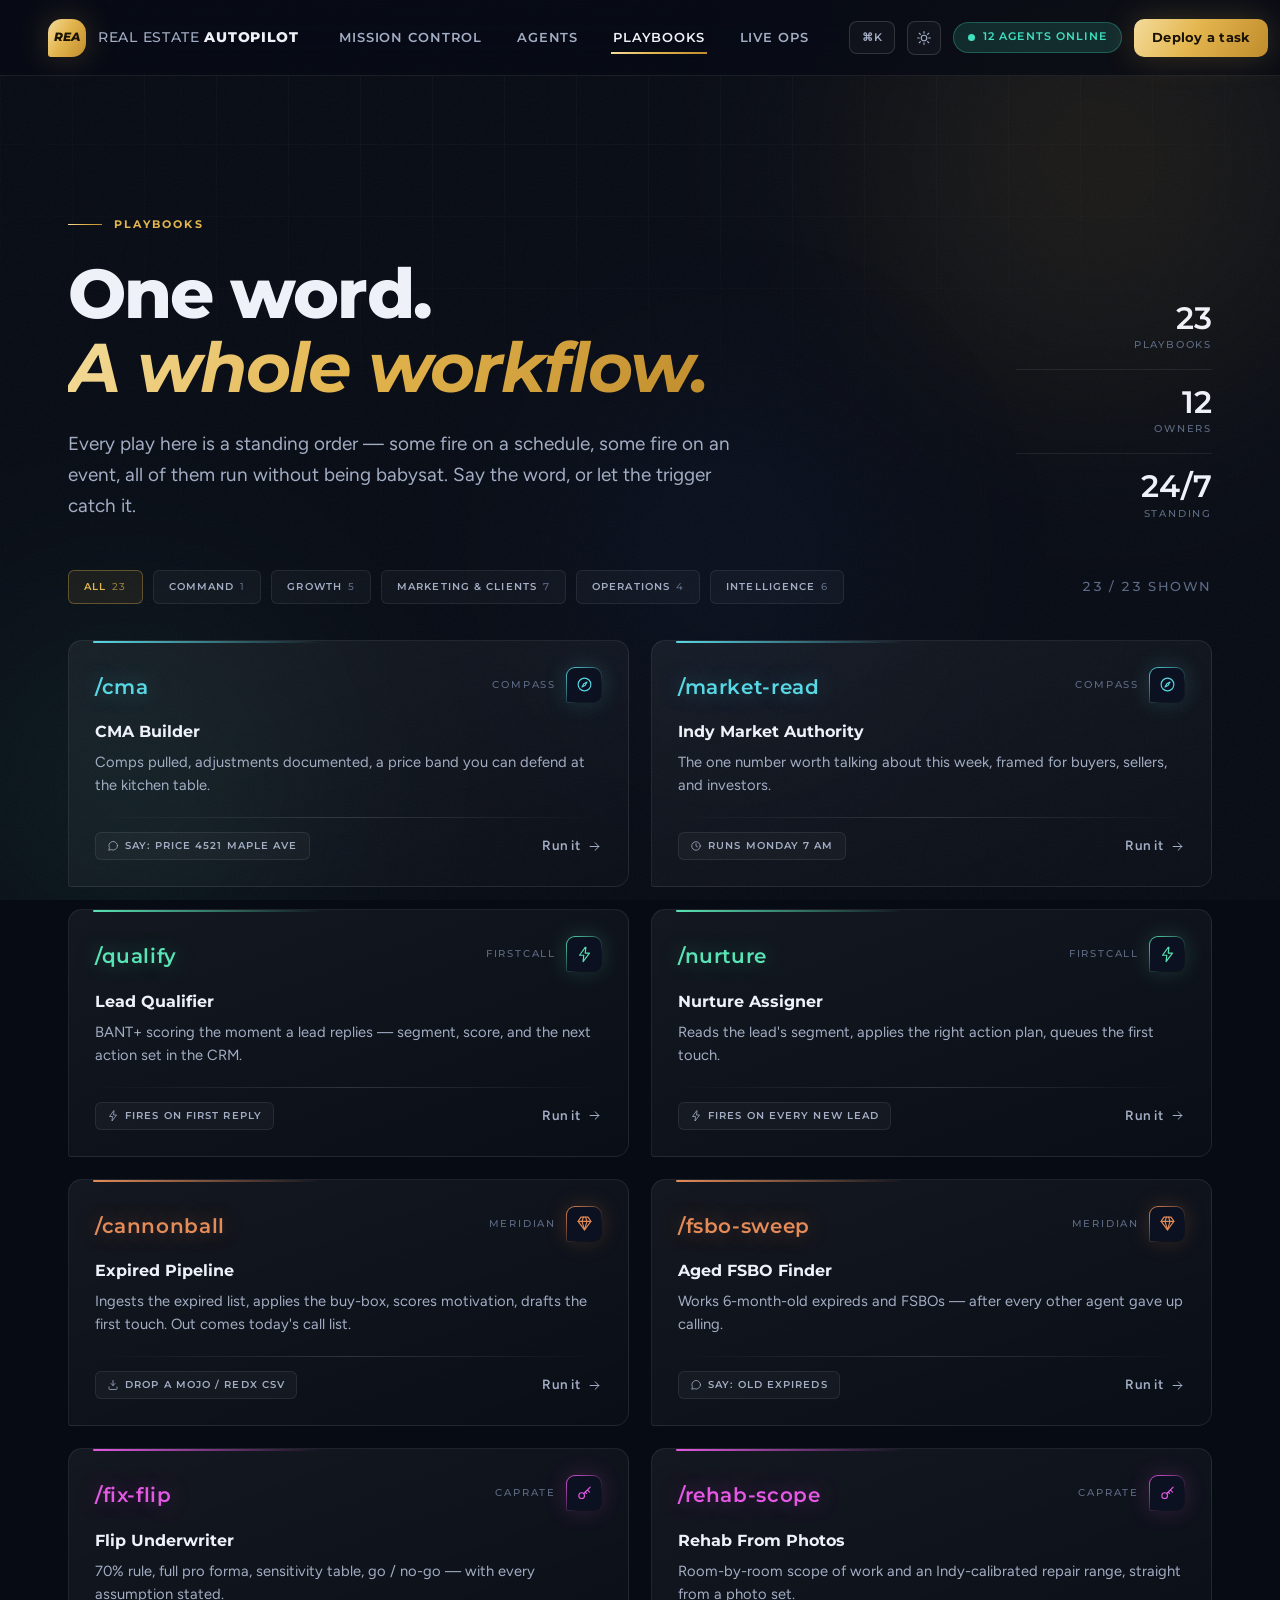
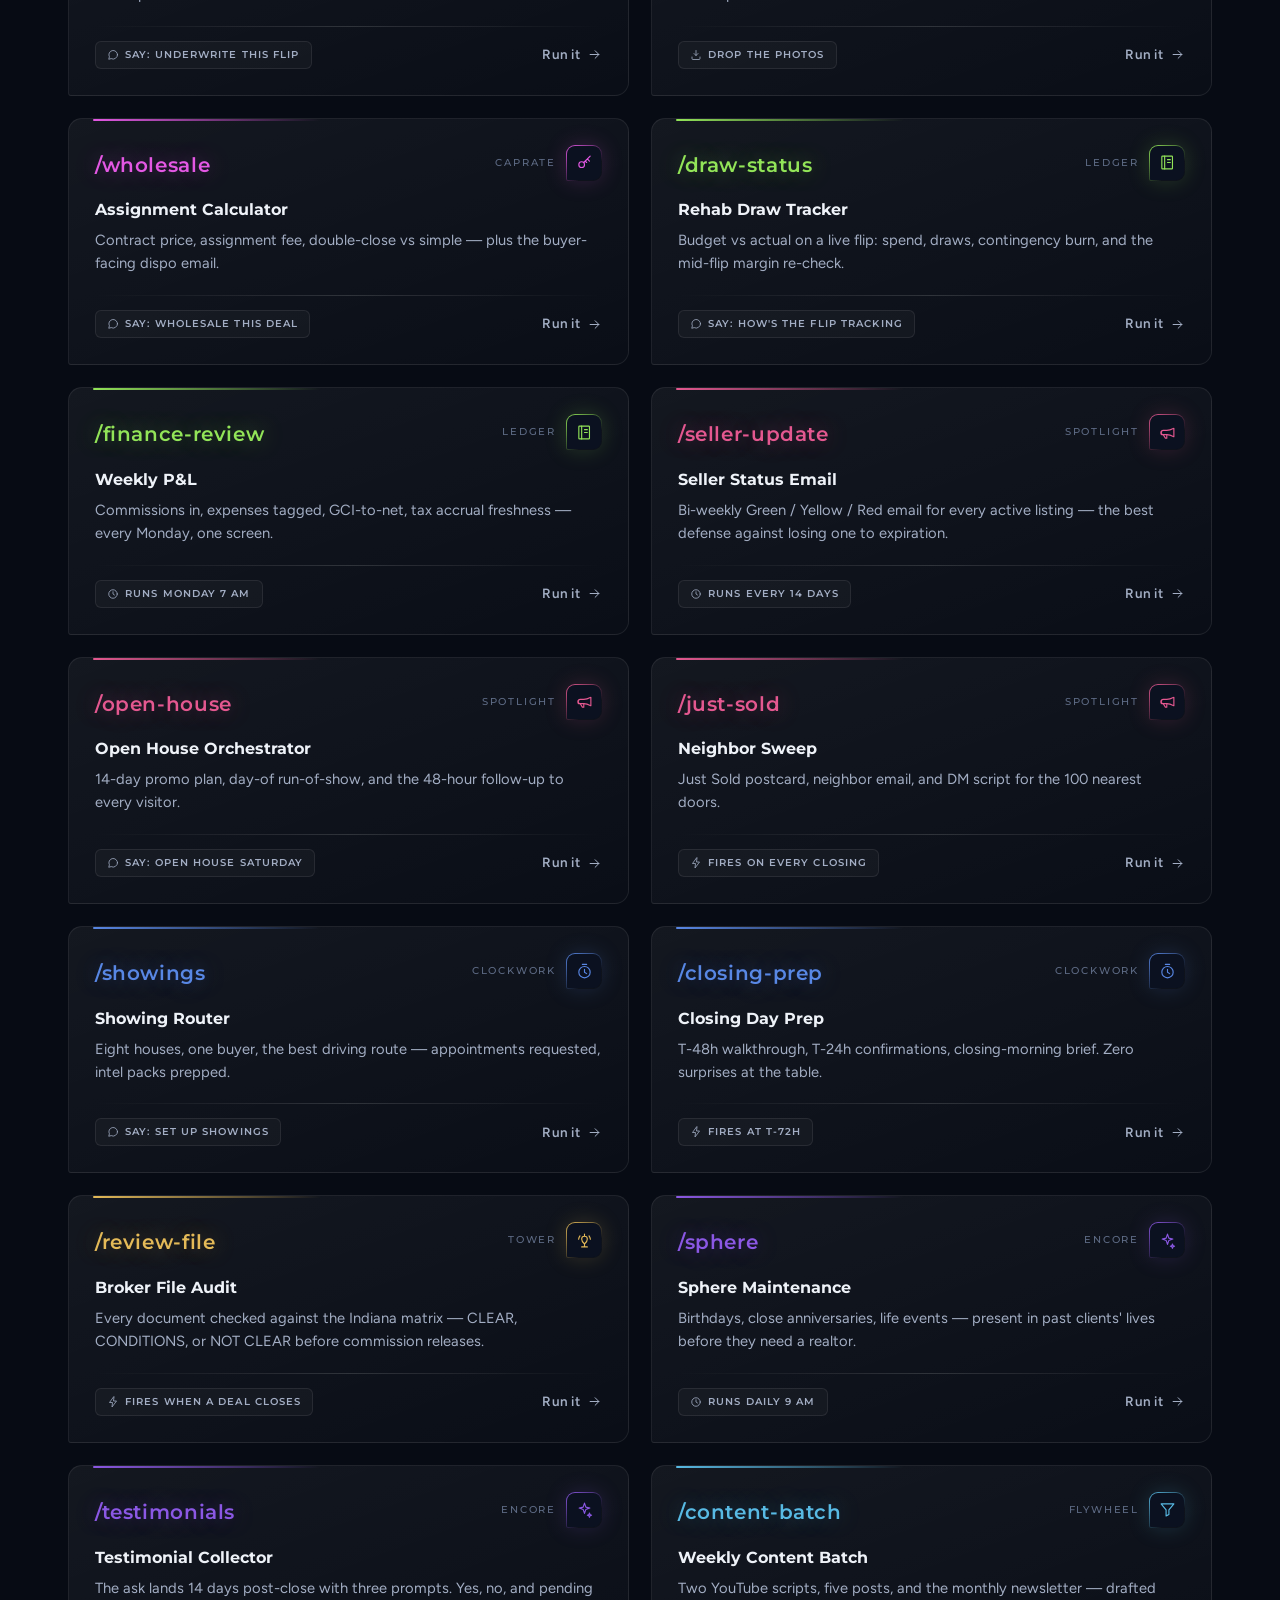
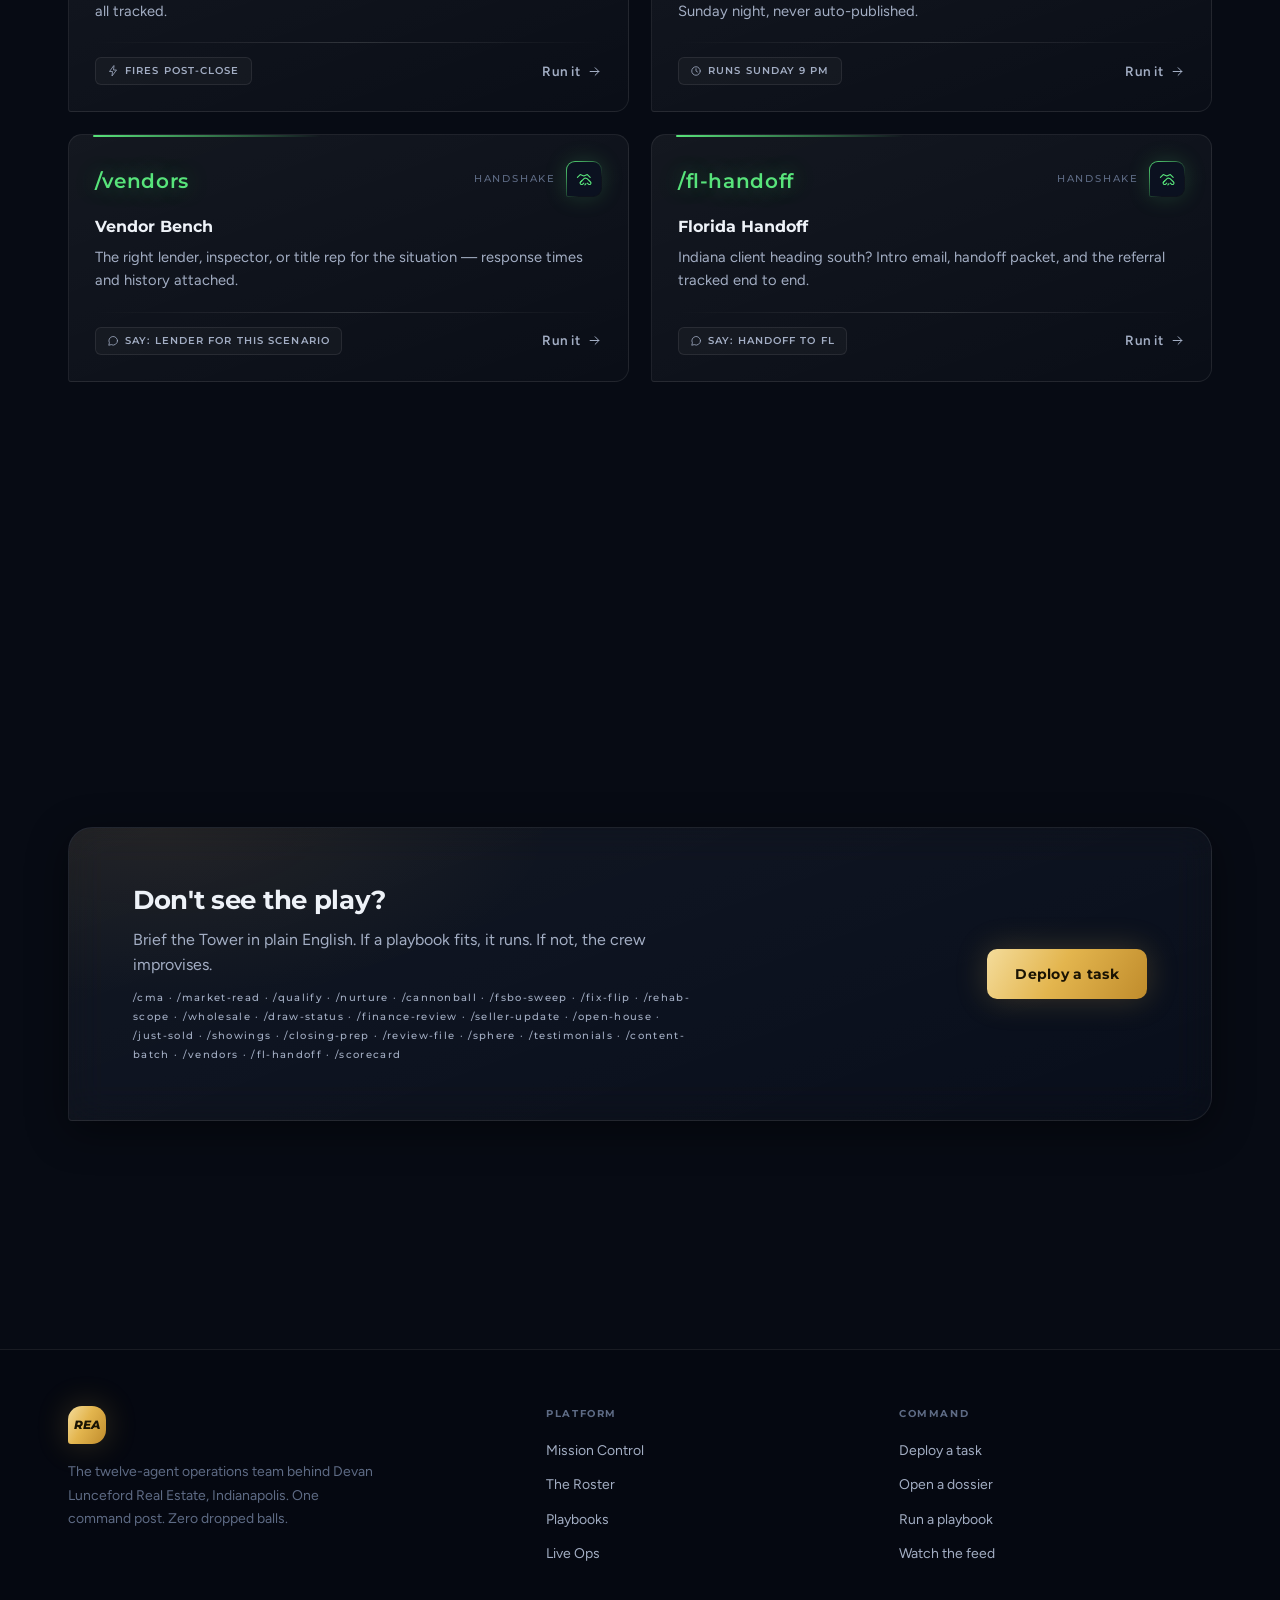
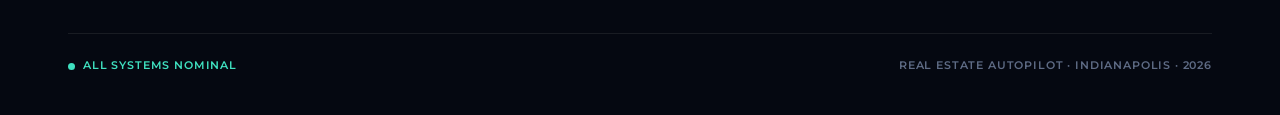
<file: playbooks.html>
<!DOCTYPE html>
<html lang="en">
<head>
<meta charset="UTF-8">
<meta name="viewport" content="width=device-width, initial-scale=1.0">
<title>Playbooks — Real Estate Autopilot</title>
<meta name="description" content="The slash-command library behind Devan Lunceford Real Estate, Indianapolis — 23 standing playbooks, who owns each one, what fires it, and how to run it.">
<link rel="icon" href="data:image/svg+xml,%3Csvg xmlns='http://www.w3.org/2000/svg' viewBox='0 0 64 64'%3E%3Crect width='64' height='64' rx='14' fill='%23e3b54e'/%3E%3Ctext x='32' y='39' font-family='Arial' font-style='italic' font-weight='800' font-size='19' fill='%23070b14' text-anchor='middle'%3EREA%3C/text%3E%3C/svg%3E">
<script>try{if(localStorage.getItem("rai-theme")==="light")document.documentElement.setAttribute("data-theme","light")}catch(e){}</script>
<link rel="preconnect" href="https://fonts.googleapis.com">
<link rel="preconnect" href="https://fonts.gstatic.com" crossorigin>
<link href="https://fonts.googleapis.com/css2?family=Montserrat:ital,wght@0,400..800;1,400..800&family=Figtree:ital,wght@0,400..700;1,400..700&family=JetBrains+Mono:wght@400;500&display=swap" rel="stylesheet">
<link rel="stylesheet" href="assets/css/core.css">
<style>
/* ===== playbooks.html — Playbooks (page-scoped) ===== */

/* Hero */
.pb-hero { padding-bottom: clamp(24px, 4vw, 48px); }
.pb-hero-grid { display: grid; grid-template-columns: minmax(0, 1fr) auto; gap: clamp(32px, 6vw, 88px); align-items: end; }
.pb-title { font-size: clamp(2.5rem, 5.4vw, 4.3rem); }
.pb-hero .lede { margin-top: 24px; }

.pb-stats { min-width: 196px; }
.pb-stat { padding: 16px 0; border-top: 1px solid var(--line); text-align: right; display: grid; gap: 3px; }
.pb-stat:first-child { border-top: 0; padding-top: 0; }
.pb-stat:last-child { padding-bottom: 0; }
.pb-num { font-family: var(--f-display); font-weight: 600; font-size: clamp(1.7rem, 2.4vw, 2.2rem); line-height: 1.05; color: var(--t-hi); }
.pb-label { font-size: 10px; letter-spacing: 0.18em; text-transform: uppercase; color: var(--t-low); }

/* Filter bar */
.pb-main { padding-top: 0; }
.pb-bar { display: flex; align-items: center; justify-content: space-between; gap: 18px 28px; flex-wrap: wrap; margin-bottom: 36px; }
.pb-filters { display: flex; flex-wrap: wrap; gap: 10px; }
.pb-filter { padding: 8px 15px; transition: color 0.2s, border-color 0.2s, background-color 0.2s, transform 0.2s; }
.pb-filter:hover { color: var(--t-hi); border-color: var(--line-strong); transform: translateY(-1px); }
.pb-filter b { font-weight: 500; font-size: 9.5px; color: var(--t-low); }
.pb-filter.tag-ac b { color: inherit; opacity: 0.6; }
.pb-count { letter-spacing: 0.12em; text-transform: uppercase; }

/* Grid */
.pb-grid { display: grid; grid-template-columns: repeat(2, minmax(0, 1fr)); gap: 22px; }

/* Card */
.pb-card {
  display: flex; flex-direction: column;
  scroll-margin-top: calc(var(--nav-h) + 28px);
  outline: 2px solid transparent; outline-offset: 5px;
}
.pb-card[hidden] { display: none; }
.pb-card.is-set { transition: transform 0.3s ease, border-color 0.3s ease, box-shadow 0.3s ease, opacity 0.25s ease; transition-delay: 0s; }
.pb-card.is-out { opacity: 0; transform: translateY(12px) scale(0.985); pointer-events: none; }

/* deep-link flash */
.pb-card.pb-flash { animation: pbFlash 1.6s ease 0.25s both; }
@keyframes pbFlash {
  0%, 100% { outline-color: transparent; }
  14%, 60% { outline-color: var(--gold); box-shadow: var(--glow-gold), var(--shadow-2); }
}

.pb-head { display: flex; align-items: flex-start; justify-content: space-between; gap: 14px; margin-bottom: 15px; }
.pb-cmd {
  font-family: var(--f-label); font-weight: 600;
  font-size: clamp(1.1rem, 1.6vw, 1.3rem); letter-spacing: 0.03em;
  color: var(--ac); padding-top: 4px; word-break: break-all;
  text-shadow: 0 0 22px color-mix(in srgb, var(--ac) 38%, transparent);
}
.pb-owner { display: inline-flex; align-items: center; gap: 10px; flex: none; }
.pb-owner-code { letter-spacing: 0.18em; text-transform: uppercase; font-size: 10px; color: var(--t-low); transition: color 0.25s ease; }
.pb-owner .avatar-sm { transition: transform 0.25s ease, box-shadow 0.25s ease; }
.pb-owner:hover .pb-owner-code { color: var(--ac); }
.pb-owner:hover .avatar-sm { transform: translateY(-2px); box-shadow: 0 0 26px color-mix(in srgb, var(--ac) 30%, transparent); }

.pb-name { margin-bottom: 7px; }
.pb-desc { color: var(--t-mid); font-size: 0.92rem; line-height: 1.55; min-height: calc(0.92rem * 1.55 * 2); margin-bottom: 20px; }
.pb-div { margin: auto 0 14px; }

.pb-foot { display: flex; align-items: center; justify-content: space-between; gap: 10px 14px; flex-wrap: wrap; }
.pb-trigger { max-width: 100%; }
.pb-trigger svg { width: 12px; height: 12px; flex: none; }
.pb-run {
  display: inline-flex; align-items: center; gap: 7px; margin-left: auto;
  font-size: 0.84rem; font-weight: 600; letter-spacing: 0.02em;
  color: var(--t-mid); white-space: nowrap;
  transition: color 0.25s ease;
}
.pb-run svg { width: 15px; height: 15px; transition: transform 0.25s ease; }
.pb-card:hover .pb-run, .pb-run:hover { color: var(--ac); }
.pb-card:hover .pb-run svg, .pb-run:hover svg { transform: translateX(4px); }

/* CTA band */
.pb-cta {
  position: relative; overflow: hidden;
  padding: clamp(34px, 5vw, 56px) clamp(28px, 5vw, 64px);
  display: flex; align-items: center; justify-content: space-between;
  gap: 28px 40px; flex-wrap: wrap;
}
.pb-cta::before {
  content: ""; position: absolute; inset: 0; pointer-events: none;
  background: radial-gradient(560px 240px at 8% 0%, color-mix(in srgb, var(--gold) 8%, transparent), transparent 70%);
}
.pb-cta-copy { position: relative; max-width: 56ch; }
.pb-cta-copy p { color: var(--t-mid); margin-top: 10px; }
.pb-cta-cmds { margin-top: 20px; font-size: 9.5px; letter-spacing: 0.14em; color: var(--t-low); line-height: 2; }
.pb-cta .btn { position: relative; flex: none; }

/* Responsive */
@media (max-width: 960px) {
  .pb-hero-grid { grid-template-columns: 1fr; align-items: start; }
  .pb-stats { display: flex; gap: 20px; min-width: 0; }
  .pb-stat { border-top: 0; border-left: 1px solid var(--line); padding: 0 0 0 20px; text-align: left; }
  .pb-stat:first-child { border-left: 0; padding-left: 0; }
}
@media (max-width: 860px) {
  .pb-grid { grid-template-columns: 1fr; }
  .pb-desc { min-height: 0; }
}
</style>
</head>
<body>

<div class="bg" aria-hidden="true">
  <div class="bg-grid"></div>
  <div class="orb orb-a"></div>
  <div class="orb orb-b"></div>
  <div class="orb orb-c"></div>
  <div class="bg-noise"></div>
</div>

<header class="nav">
  <a class="nav-logo" href="index.html" aria-label="Real Estate Autopilot home">
    <span class="logo-mark">REA</span>
    <span class="logo-word">Real&nbsp;Estate&nbsp;<b>Autopilot</b></span>
  </a>
  <nav class="nav-links" aria-label="Primary">
    <a href="index.html">Mission Control</a>
    <a href="agents.html">Agents</a>
    <a href="playbooks.html">Playbooks</a>
    <a href="ops.html">Live Ops</a>
  </nav>
  <div class="nav-right">
    <span class="status-chip"><i class="pulse-dot"></i>12 agents online</span>
    <a class="btn btn-gold btn-sm" href="index.html#console">Deploy a task</a>
  </div>
</header>

<main class="page">

  <!-- Header -->
  <section class="section pb-hero">
    <div class="wrap">
      <div class="pb-hero-grid">
        <div>
          <p class="eyebrow reveal">Playbooks</p>
          <h1 class="h-display pb-title reveal" style="--d:.08s">One word.<br><em>A whole workflow.</em></h1>
          <p class="lede reveal" style="--d:.16s">Every play here is a standing order — some fire on a schedule, some fire on an event, all of them run without being babysat. Say the word, or let the trigger catch it.</p>
        </div>
        <div class="pb-stats reveal" id="pbStats" style="--d:.24s"></div>
      </div>
    </div>
  </section>

  <!-- Filter bar + grid -->
  <section class="section-tight pb-main">
    <div class="wrap">
      <div class="pb-bar reveal">
        <div class="pb-filters" id="pbFilters" role="group" aria-label="Filter playbooks by department"></div>
        <span class="mono small faint pb-count" id="pbCount" aria-live="polite">23 / 23 shown</span>
      </div>
      <div class="pb-grid" id="pbGrid"></div>
      <noscript><p class="mono small faint">Turn JavaScript on to load the playbooks.</p></noscript>
    </div>
  </section>

  <!-- CTA band -->
  <section class="section-tight">
    <div class="wrap">
      <div class="glass glass-notch pb-cta reveal">
        <div class="pb-cta-copy">
          <h2 class="h-2">Don't see the play?</h2>
          <p>Brief the Tower in plain English. If a playbook fits, it runs. If not, the crew improvises.</p>
          <p class="mono pb-cta-cmds" id="pbCmds" aria-hidden="true"></p>
        </div>
        <a class="btn btn-gold" href="index.html#console">Deploy a task</a>
      </div>
    </div>
  </section>

</main>

<footer class="footer">
  <div class="footer-inner">
    <div class="footer-brand">
      <a class="nav-logo" href="index.html"><span class="logo-mark">REA</span></a>
      <p>The twelve-agent operations team behind Devan Lunceford Real Estate, Indianapolis. One command post. Zero dropped balls.</p>
    </div>
    <div>
      <h5>Platform</h5>
      <nav class="footer-links">
        <a href="index.html">Mission Control</a>
        <a href="agents.html">The Roster</a>
        <a href="playbooks.html">Playbooks</a>
        <a href="ops.html">Live Ops</a>
      </nav>
    </div>
    <div>
      <h5>Command</h5>
      <nav class="footer-links">
        <a href="index.html#console">Deploy a task</a>
        <a href="agents.html">Open a dossier</a>
        <a href="playbooks.html">Run a playbook</a>
        <a href="ops.html#feed">Watch the feed</a>
      </nav>
    </div>
    <div class="footer-meta">
      <span class="sys"><i class="pulse-dot"></i>All systems nominal</span>
      <span>Real Estate Autopilot · Indianapolis · <span id="ft-year"></span></span>
    </div>
  </div>
</footer>

<script src="assets/js/data.js"></script>
<script src="assets/js/shared.js"></script>
<script>
(function () {
  "use strict";
  if (!window.RAI || !window.RAIUI) return;

  var books = RAI.playbooks || [];
  var grid = document.getElementById("pbGrid");
  var filters = document.getElementById("pbFilters");
  var countEl = document.getElementById("pbCount");
  var statsEl = document.getElementById("pbStats");
  var cmdsEl = document.getElementById("pbCmds");
  if (!grid || !books.length) return;

  var DEPTS = ["All", "Command", "Growth", "Marketing & Clients", "Operations", "Intelligence"];

  function esc(s) {
    return String(s).replace(/[&<>"]/g, function (c) {
      return { "&": "&amp;", "<": "&lt;", ">": "&gt;", '"': "&quot;" }[c];
    });
  }

  /* ---- Hero stats (computed from the library) ---- */
  var owners = {};
  books.forEach(function (p) { owners[p.agentId] = true; });
  if (statsEl) {
    statsEl.innerHTML =
      '<div class="pb-stat"><span class="pb-num" data-count="' + books.length + '">0</span><span class="pb-label mono">playbooks</span></div>' +
      '<div class="pb-stat"><span class="pb-num" data-count="' + Object.keys(owners).length + '">0</span><span class="pb-label mono">owners</span></div>' +
      '<div class="pb-stat"><span class="pb-num" data-count="24" data-suffix="/7">0</span><span class="pb-label mono">standing</span></div>';
  }

  /* ---- Trigger icons (schedule / event / spoken / drop-in) ---- */
  var TRIG_ICONS = {
    clock: '<circle cx="12" cy="12" r="8.5"/><path d="M12 7.5V12l3 2"/>',
    bolt: '<path d="M13 2 5 13h6l-1 9 9-12h-6l1-8z"/>',
    chat: '<path d="M21 11.6a8.6 8.6 0 0 1-12.6 7.6L3.5 20.5l1.3-4.9A8.6 8.6 0 1 1 21 11.6z"/>',
    drop: '<path d="M12 3v10m-4-4 4 4 4-4"/><path d="M4 16v3a2 2 0 0 0 2 2h12a2 2 0 0 0 2-2v-3"/>'
  };
  function trigIcon(t) {
    var key = /^runs/i.test(t) ? "clock" : /^fires/i.test(t) ? "bolt" : /^drop/i.test(t) ? "drop" : "chat";
    return '<svg viewBox="0 0 24 24" fill="none" stroke="currentColor" stroke-width="1.6" stroke-linecap="round" stroke-linejoin="round" aria-hidden="true">' + TRIG_ICONS[key] + "</svg>";
  }

  var ARROW = '<svg viewBox="0 0 24 24" fill="none" stroke="currentColor" stroke-width="1.6" stroke-linecap="round" stroke-linejoin="round" aria-hidden="true"><path d="M5 12h14M13 6l6 6-6 6"/></svg>';

  /* ---- Cards ---- */
  grid.innerHTML = books.map(function (p, i) {
    var a = RAI.getAgent(p.agentId);
    if (!a) return "";
    return '<div class="card pb-card reveal" id="' + esc(p.cmd.slice(1)) + '"' +
      ' style="--ac:' + RAI.color(a) + ";--ac2:" + RAI.color(a, 75) + ";--d:" + ((i % 8) * 0.05).toFixed(2) + 's"' +
      ' data-dept="' + esc(a.dept) + '">' +
        '<span class="card-top" aria-hidden="true"></span>' +
        '<div class="pb-head">' +
          '<span class="pb-cmd">' + esc(p.cmd) + "</span>" +
          '<a class="pb-owner" href="agent.html?id=' + encodeURIComponent(a.id) + '" aria-label="' + esc(a.codename + " — " + a.name + " — open dossier") + '">' +
            '<span class="mono small pb-owner-code">' + esc(a.codename) + "</span>" +
            '<span class="avatar avatar-sm"><svg viewBox="0 0 24 24" aria-hidden="true">' + a.icon + "</svg></span>" +
          "</a>" +
        "</div>" +
        '<h3 class="h-3 pb-name">' + esc(p.name) + "</h3>" +
        '<p class="pb-desc">' + esc(p.desc) + "</p>" +
        '<hr class="hr-fade pb-div">' +
        '<div class="pb-foot">' +
          '<span class="tag pb-trigger">' + trigIcon(p.trigger) + esc(p.trigger) + "</span>" +
          '<a class="pb-run" href="index.html?task=' + encodeURIComponent(p.name + " — run it") + '#console">Run it ' + ARROW + "</a>" +
        "</div>" +
      "</div>";
  }).join("");

  var cards = Array.prototype.slice.call(grid.querySelectorAll(".pb-card"));

  /* Settle each card out of its reveal transition so hover and
     filter fades stay snappy afterwards (same trick as the roster). */
  function settle(card) { card.classList.add("is-set"); }

  cards.forEach(function (card) {
    if (RAIUI.reduceMotion) { settle(card); return; }
    card.addEventListener("transitionend", function onEnd(e) {
      if (e.target !== card || e.propertyName !== "opacity") return;
      settle(card);
      card.removeEventListener("transitionend", onEnd);
    });
    card.addEventListener("pointerenter", function () { settle(card); }, { once: true });
  });

  /* ---- Filters (mirrors agents.html) ---- */
  var gen = 0;

  function applyFilter(dept) {
    gen++;
    var g = gen;
    var rm = RAIUI.reduceMotion;
    var shown = 0;

    cards.forEach(function (card) {
      var match = dept === "All" || card.dataset.dept === dept;
      if (match) {
        var idx = shown++;
        if (rm) { card.hidden = false; card.classList.remove("is-out"); return; }
        if (card.hidden) {
          card.hidden = false;
          card.classList.add("is-out");
        }
        void card.offsetWidth;
        card.style.transitionDelay = (idx * 0.03).toFixed(2) + "s";
        card.classList.remove("is-out");
        setTimeout(function () {
          if (g === gen) card.style.transitionDelay = "";
        }, 420 + idx * 30);
      } else {
        if (rm) { card.classList.add("is-out"); card.hidden = true; return; }
        card.style.transitionDelay = "0s";
        card.classList.add("is-out");
        setTimeout(function () {
          if (g === gen && card.classList.contains("is-out")) {
            card.hidden = true;
            card.style.transitionDelay = "";
          }
        }, 280);
      }
    });

    if (countEl) countEl.textContent = shown + " / " + cards.length + " shown";
  }

  function activateFilter(dept) {
    if (!filters) return;
    filters.querySelectorAll(".pb-filter").forEach(function (b) {
      var active = b.dataset.dept === dept;
      b.classList.toggle("tag-ac", active);
      b.setAttribute("aria-pressed", String(active));
    });
    cards.forEach(settle);
    applyFilter(dept);
  }

  if (filters) {
    var counts = {};
    books.forEach(function (p) {
      var a = RAI.getAgent(p.agentId);
      if (a) counts[a.dept] = (counts[a.dept] || 0) + 1;
    });

    filters.innerHTML = DEPTS.map(function (d) {
      var n = d === "All" ? cards.length : (counts[d] || 0);
      var on = d === "All";
      return '<button type="button" class="tag pb-filter' + (on ? " tag-ac" : "") + '"' +
        ' data-dept="' + esc(d) + '" aria-pressed="' + on + '">' + esc(d) + " <b>" + n + "</b></button>";
    }).join("");

    filters.addEventListener("click", function (e) {
      var btn = e.target.closest(".pb-filter");
      if (!btn || btn.classList.contains("tag-ac")) return;
      activateFilter(btn.dataset.dept);
    });
  }

  if (countEl) countEl.textContent = cards.length + " / " + cards.length + " shown";

  /* ---- CTA command strip ---- */
  if (cmdsEl) {
    cmdsEl.textContent = books.map(function (p) { return p.cmd; }).join(" · ");
  }

  /* ---- Deep links: playbooks.html#cma → scroll + gold flash ---- */
  var flashTimer = null;

  function flashHash() {
    var id = location.hash.replace(/^#/, "");
    if (!id) return;
    var card = document.getElementById(id);
    if (!card || !card.classList.contains("pb-card")) return;
    if (card.hidden || card.classList.contains("is-out")) activateFilter("All");
    card.classList.add("in");
    settle(card);
    card.scrollIntoView({ behavior: RAIUI.reduceMotion ? "auto" : "smooth", block: "start" });
    card.classList.remove("pb-flash");
    void card.offsetWidth;
    card.classList.add("pb-flash");
    clearTimeout(flashTimer);
    flashTimer = setTimeout(function () { card.classList.remove("pb-flash"); }, 2100);
  }

  window.addEventListener("hashchange", flashHash);
  if (location.hash) setTimeout(flashHash, 120);
})();
</script>
</body>
</html>
</file>
<file: assets/css/core.css>
/* ============================================================
   REAL ESTATE AUTOPILOT — CORE DESIGN SYSTEM
   Dark ink · champagne gold · signal teal  (+ light "paper" theme)
   Montserrat (display & labels) · Figtree (body) · mono in logs only
   ============================================================ */

/* ---------- Tokens ---------- */
:root {
  color-scheme: dark;

  /* surfaces */
  --ink-0: #05080f;
  --ink-1: #070b14;
  --ink-2: #0b1120;
  --ink-3: #101a2e;
  --line: rgba(255, 255, 255, 0.08);
  --line-strong: rgba(255, 255, 255, 0.14);
  --glass: linear-gradient(160deg, rgba(255,255,255,0.055), rgba(255,255,255,0.015));
  --glass-hi: linear-gradient(160deg, rgba(255,255,255,0.09), rgba(255,255,255,0.03));
  --nav-bg: rgba(7, 11, 20, 0.72);
  --footer-bg: rgba(5, 8, 15, 0.6);
  --scrim: rgba(4, 7, 13, 0.62);
  --soft: rgba(255, 255, 255, 0.03);
  --soft-2: rgba(255, 255, 255, 0.05);
  --track: rgba(255, 255, 255, 0.08);
  --grid-line: rgba(255, 255, 255, 0.025);
  --scroll-thumb: #1c2740;
  --scroll-thumb-h: #2a3a5e;

  /* text */
  --t-hi: #eef2f8;
  --t-mid: #a3aec4;
  --t-low: #5e6b85;

  /* accents */
  --gold: #e3b54e;
  --gold-soft: #f0d18a;
  --gold-deep: #b78427;
  --grad-gold: linear-gradient(120deg, #f4dc9b 0%, #e3b54e 45%, #c08c2c 100%);
  --signal: #3fe0c0;       /* live / telemetry / ok */
  --signal-dim: rgba(63, 224, 192, 0.14);
  --signal-line: rgba(63, 224, 192, 0.28);
  --danger: #ff6b6b;

  /* default agent accent (override per-card with --ac / --ac2) */
  --ac: var(--gold);
  --ac2: var(--gold-soft);

  /* type — Montserrat carries identity, Figtree carries reading,
     JetBrains Mono appears ONLY inside .log telemetry */
  --f-display: "Montserrat", "Helvetica Neue", sans-serif;
  --f-label: "Montserrat", "Helvetica Neue", sans-serif;
  --f-ui: "Figtree", "Helvetica Neue", sans-serif;
  --f-mono: "JetBrains Mono", "SF Mono", monospace;

  /* radii — deliberately non-uniform */
  --r-xs: 6px;
  --r-sm: 10px;
  --r-md: 16px;
  --r-lg: 24px;
  --notch: 24px 24px 24px 4px;       /* signature cut corner */
  --notch-sm: 14px 14px 14px 3px;

  /* shadows */
  --shadow-1: 0 10px 40px rgba(0, 0, 0, 0.45);
  --shadow-2: 0 24px 80px rgba(0, 0, 0, 0.6);
  --glow-gold: 0 0 32px rgba(227, 181, 78, 0.22);
  --glow-signal: 0 0 24px rgba(63, 224, 192, 0.25);

  /* layout */
  --max-w: 1240px;
  --nav-h: 76px;
  --sec-pad: clamp(72px, 11vw, 140px);
}

/* ---------- Light theme ("paper") — toggled via html[data-theme="light"] ---------- */
[data-theme="light"] {
  color-scheme: light;

  --ink-0: #ffffff;
  --ink-1: #f6f4ee;
  --ink-2: #fffdf8;
  --ink-3: #edeae2;
  --line: rgba(22, 28, 48, 0.10);
  --line-strong: rgba(22, 28, 48, 0.18);
  --glass: linear-gradient(160deg, rgba(255,255,255,0.82), rgba(255,255,255,0.55));
  --glass-hi: linear-gradient(160deg, rgba(255,255,255,0.95), rgba(255,255,255,0.7));
  --nav-bg: rgba(250, 248, 242, 0.8);
  --footer-bg: rgba(241, 238, 230, 0.75);
  --scrim: rgba(23, 28, 46, 0.35);
  --soft: rgba(22, 28, 48, 0.04);
  --soft-2: rgba(22, 28, 48, 0.06);
  --track: rgba(22, 28, 48, 0.10);
  --grid-line: rgba(22, 28, 48, 0.045);
  --scroll-thumb: #cfc9bb;
  --scroll-thumb-h: #b3ac9b;

  --t-hi: #1a2030;
  --t-mid: #4d5870;
  --t-low: #8590a5;

  --gold: #a87c12;
  --gold-soft: #8d680e;
  --gold-deep: #6e520a;
  --grad-gold: linear-gradient(120deg, #e0bc60 0%, #c79730 45%, #a87c12 100%);
  --signal: #0d8d72;
  --signal-dim: rgba(13, 141, 114, 0.10);
  --signal-line: rgba(13, 141, 114, 0.3);

  --shadow-1: 0 10px 36px rgba(28, 34, 58, 0.10);
  --shadow-2: 0 24px 70px rgba(28, 34, 58, 0.16);
  --glow-gold: 0 0 28px rgba(199, 151, 48, 0.2);
  --glow-signal: 0 0 22px rgba(13, 141, 114, 0.2);
}

/* ---------- Reset & base ---------- */
*, *::before, *::after { box-sizing: border-box; margin: 0; padding: 0; }

html { scroll-behavior: smooth; }

body {
  background: var(--ink-1);
  color: var(--t-hi);
  font-family: var(--f-ui);
  font-size: 16px;
  line-height: 1.6;
  -webkit-font-smoothing: antialiased;
  overflow-x: hidden;
  min-height: 100vh;
  transition: background-color 0.35s ease, color 0.35s ease;
}

img, svg { display: block; max-width: 100%; }
a { color: inherit; text-decoration: none; }
button { font: inherit; color: inherit; background: none; border: none; cursor: pointer; }
input, textarea { font: inherit; color: inherit; }

::selection { background: rgba(227, 181, 78, 0.35); }

::-webkit-scrollbar { width: 10px; height: 10px; }
::-webkit-scrollbar-track { background: var(--ink-1); }
::-webkit-scrollbar-thumb { background: var(--scroll-thumb); border-radius: 8px; border: 2px solid var(--ink-1); }
::-webkit-scrollbar-thumb:hover { background: var(--scroll-thumb-h); }

:focus-visible { outline: 2px solid var(--gold); outline-offset: 3px; border-radius: 4px; }

/* ---------- Ambient background (markup: .bg > .bg-grid + .orb×3 + .bg-noise) ---------- */
.bg { position: fixed; inset: 0; z-index: -1; overflow: hidden; pointer-events: none; }

.bg-grid {
  position: absolute; inset: 0;
  background-image:
    linear-gradient(var(--grid-line) 1px, transparent 1px),
    linear-gradient(90deg, var(--grid-line) 1px, transparent 1px);
  background-size: 72px 72px;
  -webkit-mask-image: radial-gradient(ellipse 90% 70% at 50% 0%, #000 30%, transparent 75%);
          mask-image: radial-gradient(ellipse 90% 70% at 50% 0%, #000 30%, transparent 75%);
}

.orb { position: absolute; border-radius: 50%; filter: blur(90px); will-change: transform; }
.orb-a {
  width: 56vw; height: 56vw; max-width: 760px; max-height: 760px;
  top: -22%; right: -14%;
  background: radial-gradient(circle, rgba(227,181,78,0.13), transparent 65%);
  animation: drift-a 26s ease-in-out infinite alternate;
}
.orb-b {
  width: 44vw; height: 44vw; max-width: 620px; max-height: 620px;
  bottom: -18%; left: -12%;
  background: radial-gradient(circle, rgba(63,224,192,0.09), transparent 65%);
  animation: drift-b 32s ease-in-out infinite alternate;
}
.orb-c {
  width: 38vw; height: 38vw; max-width: 540px; max-height: 540px;
  top: 34%; left: 38%;
  background: radial-gradient(circle, rgba(43,90,200,0.10), transparent 65%);
  animation: drift-c 38s ease-in-out infinite alternate;
}
[data-theme="light"] .orb { opacity: 0.5; }
@keyframes drift-a { to { transform: translate(-8vw, 10vh) scale(1.12); } }
@keyframes drift-b { to { transform: translate(7vw, -8vh) scale(0.92); } }
@keyframes drift-c { to { transform: translate(-6vw, -10vh) scale(1.18); } }

.bg-noise {
  position: absolute; inset: 0; opacity: 0.05; mix-blend-mode: overlay;
  background-image: url("data:image/svg+xml,%3Csvg xmlns='http://www.w3.org/2000/svg' width='200' height='200'%3E%3Cfilter id='n'%3E%3CfeTurbulence type='fractalNoise' baseFrequency='0.9' numOctaves='3'/%3E%3C/filter%3E%3Crect width='200' height='200' filter='url(%23n)'/%3E%3C/svg%3E");
}
[data-theme="light"] .bg-noise { opacity: 0.035; mix-blend-mode: multiply; }

/* ---------- Layout primitives ---------- */
.wrap { max-width: var(--max-w); margin: 0 auto; padding: 0 clamp(20px, 4vw, 48px); }
.section { padding: var(--sec-pad) 0; position: relative; }
.section-tight { padding: clamp(48px, 7vw, 88px) 0; }

/* ---------- Typography ---------- */
.eyebrow {
  font-family: var(--f-label);
  font-size: 11px; font-weight: 700;
  letter-spacing: 0.2em; text-transform: uppercase;
  color: var(--gold);
  display: flex; align-items: center; gap: 12px;
  margin-bottom: 22px;
}
.eyebrow::before { content: ""; width: 34px; height: 1px; background: var(--grad-gold); flex: none; }

.h-display {
  font-family: var(--f-display);
  font-weight: 800;
  font-size: clamp(2.3rem, 5.8vw, 4.7rem);
  line-height: 1.08;
  letter-spacing: -0.028em;
  color: var(--t-hi);
}
.h-display em {
  font-style: italic; font-weight: 700;
  background: var(--grad-gold);
  -webkit-background-clip: text; background-clip: text;
  -webkit-text-fill-color: transparent;
  padding-right: 0.06em;
}
.h-1 {
  font-family: var(--f-display); font-weight: 800;
  font-size: clamp(1.7rem, 3.3vw, 2.6rem);
  line-height: 1.14; letter-spacing: -0.022em;
}
.h-1 em, .h-2 em {
  font-style: italic; font-weight: 700;
  background: var(--grad-gold);
  -webkit-background-clip: text; background-clip: text;
  -webkit-text-fill-color: transparent;
}
.h-2 { font-family: var(--f-display); font-weight: 700; font-size: clamp(1.25rem, 2.1vw, 1.65rem); line-height: 1.22; letter-spacing: -0.012em; }
.h-3 { font-family: var(--f-display); font-weight: 700; font-size: 1.02rem; letter-spacing: 0; }

.lede { font-size: clamp(1.02rem, 1.5vw, 1.18rem); color: var(--t-mid); line-height: 1.65; max-width: 56ch; }
.muted { color: var(--t-mid); }
.faint { color: var(--t-low); }
.mono { font-family: var(--f-label); font-weight: 500; letter-spacing: 0.04em; font-variant-numeric: tabular-nums; }
.small { font-size: 0.84rem; }

/* ---------- Nav ---------- */
.nav {
  position: fixed; top: 0; left: 0; right: 0; z-index: 100;
  height: var(--nav-h);
  display: flex; align-items: center; gap: clamp(16px, 3vw, 40px);
  padding: 0 clamp(20px, 4vw, 48px);
  background: var(--nav-bg);
  backdrop-filter: blur(20px) saturate(150%);
  -webkit-backdrop-filter: blur(20px) saturate(150%);
  border-bottom: 1px solid var(--line);
  transition: background-color 0.35s ease;
}
.nav-logo { display: flex; align-items: center; gap: 12px; flex: none; }
.logo-mark {
  width: 38px; height: 38px; flex: none;
  display: grid; place-items: center;
  font-family: var(--f-display); font-style: italic; font-weight: 800; font-size: 11.5px;
  letter-spacing: -0.01em;
  color: #1a1303;
  background: var(--grad-gold);
  border-radius: var(--notch-sm);
  box-shadow: var(--glow-gold);
}
.logo-word {
  font-family: var(--f-label);
  font-weight: 500; font-size: 14px; letter-spacing: 0.05em;
  color: var(--t-mid); text-transform: uppercase;
}
.logo-word b { color: var(--t-hi); font-weight: 800; }

.nav-links { display: flex; gap: clamp(14px, 2.4vw, 32px); margin-left: auto; }
.nav-links a {
  font-family: var(--f-label);
  font-size: 12.5px; font-weight: 600; letter-spacing: 0.07em; text-transform: uppercase;
  white-space: nowrap;
  color: var(--t-mid); padding: 8px 2px; position: relative;
  transition: color 0.25s;
}
.nav-links a:hover { color: var(--t-hi); }
.nav-links a::after {
  content: ""; position: absolute; left: 0; bottom: 2px;
  width: 100%; height: 1.5px; background: var(--grad-gold);
  transform: scaleX(0); transform-origin: left; transition: transform 0.3s ease;
}
.nav-links a:hover::after, .nav-links a.active::after { transform: scaleX(1); }
.nav-links a.active { color: var(--t-hi); }

.nav-right { display: flex; align-items: center; gap: 12px; flex: none; }

/* ---------- Status chip / pulse ---------- */
.status-chip {
  display: inline-flex; align-items: center; gap: 8px;
  font-family: var(--f-label); font-weight: 600;
  font-size: 10.5px; letter-spacing: 0.1em; text-transform: uppercase;
  color: var(--signal);
  background: var(--signal-dim);
  border: 1px solid var(--signal-line);
  padding: 6px 14px; border-radius: 100px;
  white-space: nowrap;
}
.pulse-dot {
  width: 7px; height: 7px; border-radius: 50%; flex: none;
  background: var(--signal);
  box-shadow: 0 0 0 0 rgba(63, 224, 192, 0.6);
  animation: pulse 2.2s ease-out infinite;
}
@keyframes pulse {
  0%   { box-shadow: 0 0 0 0 rgba(63, 224, 192, 0.55); }
  70%  { box-shadow: 0 0 0 9px rgba(63, 224, 192, 0); }
  100% { box-shadow: 0 0 0 0 rgba(63, 224, 192, 0); }
}

/* ---------- Buttons ---------- */
.btn {
  display: inline-flex; align-items: center; justify-content: center; gap: 10px;
  font-family: var(--f-label); font-weight: 700; font-size: 14px; letter-spacing: 0.02em;
  padding: 14px 28px; border-radius: var(--r-sm);
  transition: transform 0.22s ease, box-shadow 0.22s ease, border-color 0.22s, background-color 0.22s;
  position: relative; overflow: hidden; white-space: nowrap;
}
.btn-sm { padding: 9px 18px; font-size: 12.5px; }

.btn-gold { background: var(--grad-gold); color: #1a1303; box-shadow: var(--glow-gold); }
.btn-gold::after {
  content: ""; position: absolute; top: 0; left: -80%;
  width: 50%; height: 100%;
  background: linear-gradient(105deg, transparent, rgba(255,255,255,0.45), transparent);
  transform: skewX(-20deg);
  transition: left 0.55s ease;
}
.btn-gold:hover { transform: translateY(-2px); box-shadow: 0 6px 36px rgba(227, 181, 78, 0.4); }
.btn-gold:hover::after { left: 130%; }
.btn-gold:active { transform: translateY(0); }

.btn-ghost { border: 1px solid var(--line-strong); color: var(--t-hi); background: var(--soft); }
.btn-ghost:hover { border-color: var(--gold); color: var(--gold-soft); transform: translateY(-2px); }

/* ---------- Glass panels & cards ---------- */
.glass {
  background: var(--glass);
  border: 1px solid var(--line);
  border-radius: var(--r-lg);
  backdrop-filter: blur(18px) saturate(140%);
  -webkit-backdrop-filter: blur(18px) saturate(140%);
  box-shadow: var(--shadow-1);
}
.glass-notch { border-radius: var(--notch); }

.card {
  background: var(--glass);
  border: 1px solid var(--line);
  border-radius: var(--notch-sm);
  padding: 26px;
  position: relative;
  transition: transform 0.3s ease, border-color 0.3s ease, box-shadow 0.3s ease;
}
.card:hover {
  transform: translateY(-5px);
  border-color: color-mix(in srgb, var(--ac) 45%, transparent);
  box-shadow: var(--shadow-1), 0 0 36px color-mix(in srgb, var(--ac) 14%, transparent);
}
.card-top {
  content: ""; position: absolute; top: 0; left: 24px; right: 55%; height: 2px;
  background: linear-gradient(90deg, var(--ac), transparent);
  border-radius: 2px;
}

/* ---------- Agent avatar ---------- */
.avatar {
  width: 52px; height: 52px; flex: none;
  display: grid; place-items: center;
  border-radius: var(--notch-sm);
  color: var(--ac);
  background:
    linear-gradient(var(--ink-2), var(--ink-2)) padding-box,
    linear-gradient(140deg, var(--ac), transparent 70%) border-box;
  border: 1.5px solid transparent;
  box-shadow: 0 0 22px color-mix(in srgb, var(--ac) 18%, transparent);
}
.avatar svg { width: 24px; height: 24px; stroke: currentColor; fill: none; stroke-width: 1.6; stroke-linecap: round; stroke-linejoin: round; }
.avatar-lg { width: 84px; height: 84px; border-radius: var(--notch-sm); }
.avatar-lg svg { width: 38px; height: 38px; }
.avatar-sm { width: 36px; height: 36px; border-radius: 9px 9px 9px 2px; }
.avatar-sm svg { width: 17px; height: 17px; }

/* ---------- Tags & chips ---------- */
.tag {
  display: inline-flex; align-items: center; gap: 6px;
  font-family: var(--f-label); font-weight: 600;
  font-size: 10px; letter-spacing: 0.11em; text-transform: uppercase;
  color: var(--t-mid);
  border: 1px solid var(--line);
  background: var(--soft);
  padding: 5px 11px; border-radius: 6px;
}
.tag-ac { color: var(--ac); border-color: color-mix(in srgb, var(--ac) 35%, transparent); background: color-mix(in srgb, var(--ac) 8%, transparent); }

.codename {
  font-family: var(--f-label); font-size: 10.5px; font-weight: 700;
  letter-spacing: 0.18em; text-transform: uppercase;
  color: var(--ac);
}

/* status chips for tasks */
.st { font-family: var(--f-label); font-size: 9.5px; font-weight: 700; letter-spacing: 0.14em; text-transform: uppercase; padding: 4px 10px; border-radius: 5px; display: inline-flex; align-items: center; gap: 6px; }
.st-queued  { color: var(--t-low); background: var(--soft); border: 1px solid var(--line); }
.st-running { color: var(--gold); background: color-mix(in srgb, var(--gold) 10%, transparent); border: 1px solid color-mix(in srgb, var(--gold) 30%, transparent); }
.st-done    { color: var(--signal); background: var(--signal-dim); border: 1px solid var(--signal-line); }
.st-running .st-dot { width: 6px; height: 6px; border-radius: 50%; background: var(--gold); animation: blink 0.9s ease-in-out infinite alternate; }
@keyframes blink { from { opacity: 1; } to { opacity: 0.25; } }

/* ---------- Progress ---------- */
.prog { height: 5px; background: var(--track); border-radius: 4px; overflow: hidden; }
.prog-fill {
  height: 100%; width: 0%;
  background: linear-gradient(90deg, var(--ac), var(--ac2, var(--ac)));
  border-radius: 4px;
  box-shadow: 0 0 12px color-mix(in srgb, var(--ac) 55%, transparent);
  transition: width 0.45s cubic-bezier(0.22, 1, 0.36, 1);
}

/* progress ring: <svg class="ring" viewBox="0 0 64 64"><circle class="ring-track" cx32 cy32 r28/><circle class="ring-fill" .../></svg> */
.ring { transform: rotate(-90deg); }
.ring-track { fill: none; stroke: var(--track); stroke-width: 4; }
.ring-fill {
  fill: none; stroke: var(--gold);
  stroke-width: 4; stroke-linecap: round;
  stroke-dasharray: 175.9; stroke-dashoffset: 175.9;  /* r=28 */
  transition: stroke-dashoffset 0.5s cubic-bezier(0.22, 1, 0.36, 1);
  filter: drop-shadow(0 0 6px rgba(227,181,78,0.5));
}

/* ---------- Telemetry log — stays a dark terminal in BOTH themes ---------- */
.log {
  font-family: var(--f-mono); font-size: 11.5px; line-height: 1.85;
  color: #a3aec4;
  background: rgba(4, 7, 14, 0.82);
  border: 1px solid rgba(255, 255, 255, 0.09);
  border-radius: var(--r-xs);
  padding: 12px 14px;
  max-height: 168px; overflow-y: auto;
}
.log-line { display: flex; gap: 10px; animation: logIn 0.3s ease both; }
.log-line .ts { color: #5e6b85; flex: none; }
.log-line.ok .tx { color: #3fe0c0; }
.log-line .tx { word-break: break-word; }
@keyframes logIn { from { opacity: 0; transform: translateY(4px); } to { opacity: 1; transform: none; } }

.caret { display: inline-block; width: 7px; height: 13px; background: var(--gold); vertical-align: -2px; animation: blink 0.7s step-end infinite alternate; }

/* ---------- KPI tiles ---------- */
.kpi {
  background: var(--glass); border: 1px solid var(--line); border-radius: var(--notch-sm);
  padding: 22px 24px; position: relative; overflow: hidden;
}
.kpi-label { font-family: var(--f-label); font-weight: 600; font-size: 10px; letter-spacing: 0.15em; text-transform: uppercase; color: var(--t-low); margin-bottom: 10px; }
.kpi-value { font-family: var(--f-display); font-weight: 800; font-size: clamp(1.6rem, 2.5vw, 2.3rem); line-height: 1; letter-spacing: -0.02em; color: var(--t-hi); font-variant-numeric: tabular-nums; }
.kpi-value .unit { font-size: 0.55em; color: var(--t-mid); font-family: var(--f-ui); font-weight: 500; margin-left: 2px; }
.kpi-delta { font-family: var(--f-label); font-weight: 600; font-size: 10.5px; letter-spacing: 0.04em; margin-top: 10px; display: flex; align-items: center; gap: 6px; font-variant-numeric: tabular-nums; }
.kpi-delta.up { color: var(--signal); }
.kpi-delta.down { color: var(--danger); }

/* ---------- Dividers / misc ---------- */
.hr-fade { border: none; height: 1px; background: linear-gradient(90deg, transparent, var(--line-strong), transparent); }

.tick { display: inline-flex; align-items: center; gap: 10px; }
.tick::before { content: ""; width: 6px; height: 6px; background: var(--gold); border-radius: 1px; transform: rotate(45deg); flex: none; }

/* ---------- Reveal on scroll (shared.js adds .in) ---------- */
.reveal { opacity: 0; transform: translateY(26px); transition: opacity 0.7s ease, transform 0.7s cubic-bezier(0.22, 1, 0.36, 1); transition-delay: var(--d, 0s); }
.reveal.in { opacity: 1; transform: none; }

/* ---------- Marquee ---------- */
.marquee { overflow: hidden; -webkit-mask-image: linear-gradient(90deg, transparent, #000 8%, #000 92%, transparent); mask-image: linear-gradient(90deg, transparent, #000 8%, #000 92%, transparent); }
.marquee-track { display: flex; gap: 48px; width: max-content; animation: marquee 40s linear infinite; }
@keyframes marquee { to { transform: translateX(-50%); } }

/* ---------- Footer ---------- */
.footer { border-top: 1px solid var(--line); margin-top: var(--sec-pad); background: var(--footer-bg); }
.footer-inner {
  max-width: var(--max-w); margin: 0 auto;
  padding: 56px clamp(20px, 4vw, 48px) 40px;
  display: grid; grid-template-columns: 1.4fr 1fr 1fr; gap: 40px;
}
.footer-brand p { color: var(--t-low); font-size: 14px; margin-top: 16px; max-width: 34ch; line-height: 1.7; }
.footer h5 { font-family: var(--f-label); font-weight: 700; font-size: 10px; letter-spacing: 0.16em; text-transform: uppercase; color: var(--t-low); margin-bottom: 18px; }
.footer-links { display: grid; gap: 12px; }
.footer-links a { color: var(--t-mid); font-size: 14px; transition: color 0.2s; }
.footer-links a:hover { color: var(--gold-soft); }
.footer-meta {
  grid-column: 1 / -1; margin-top: 28px; padding-top: 24px;
  border-top: 1px solid var(--line);
  display: flex; align-items: center; justify-content: space-between; gap: 16px; flex-wrap: wrap;
  font-family: var(--f-label); font-weight: 600; font-size: 10.5px; letter-spacing: 0.08em; text-transform: uppercase; color: var(--t-low);
}
.footer-meta .sys { display: inline-flex; align-items: center; gap: 8px; color: var(--signal); }

/* ---------- Theme toggle (markup injected by shared.js) ---------- */
.theme-btn {
  width: 34px; height: 34px; flex: none;
  display: grid; place-items: center;
  color: var(--t-mid);
  border: 1px solid var(--line-strong);
  background: var(--soft);
  border-radius: 8px;
  transition: color 0.2s, border-color 0.2s, transform 0.2s;
}
.theme-btn:hover { color: var(--gold-soft); border-color: var(--gold); transform: translateY(-1px); }
.theme-btn svg { width: 16px; height: 16px; stroke: currentColor; fill: none; stroke-width: 1.7; stroke-linecap: round; stroke-linejoin: round; }

/* ---------- Command palette (markup injected by shared.js) ---------- */
.pal-btn {
  font-family: var(--f-label); font-weight: 600;
  font-size: 11px; letter-spacing: 0.06em;
  color: var(--t-mid);
  border: 1px solid var(--line-strong);
  background: var(--soft);
  padding: 7px 12px; border-radius: 8px;
  transition: color 0.2s, border-color 0.2s, transform 0.2s;
}
.pal-btn:hover { color: var(--gold-soft); border-color: var(--gold); transform: translateY(-1px); }

.pal-overlay {
  position: fixed; inset: 0; z-index: 300;
  background: var(--scrim);
  backdrop-filter: blur(10px);
  -webkit-backdrop-filter: blur(10px);
  display: none;
}
.pal-overlay.open { display: block; animation: palFade 0.16s ease; }
@keyframes palFade { from { opacity: 0; } to { opacity: 1; } }

.pal {
  max-width: 620px; margin: 11vh auto 0;
  background: var(--ink-2);
  border: 1px solid var(--line-strong);
  box-shadow: var(--shadow-2), var(--glow-gold);
  overflow: hidden;
  animation: palPop 0.2s cubic-bezier(0.22, 1, 0.36, 1);
}
@keyframes palPop { from { transform: translateY(10px) scale(0.985); opacity: 0; } to { transform: none; opacity: 1; } }

.pal-head { display: flex; align-items: center; gap: 12px; padding: 16px 18px; border-bottom: 1px solid var(--line); }
.pal-prompt { color: var(--gold); font-size: 18px; line-height: 1; font-family: var(--f-label); }
.pal-input { flex: 1; background: none; border: none; outline: none; font-size: 15.5px; color: var(--t-hi); }
.pal-input::placeholder { color: var(--t-low); }

.pal-list { max-height: 46vh; overflow-y: auto; padding: 8px; }
.pal-item {
  display: flex; align-items: center; gap: 14px;
  padding: 11px 12px; border-radius: var(--r-sm);
  color: var(--t-mid); cursor: pointer;
}
.pal-item .pal-dot {
  width: 8px; height: 8px; flex: none; border-radius: 2px;
  transform: rotate(45deg);
  background: var(--ac);
  box-shadow: 0 0 10px color-mix(in srgb, var(--ac) 60%, transparent);
}
.pal-txt { min-width: 0; }
.pal-label { font-weight: 600; font-size: 14px; color: var(--t-hi); white-space: nowrap; overflow: hidden; text-overflow: ellipsis; }
.pal-sub { font-family: var(--f-label); font-weight: 600; font-size: 9.5px; color: var(--t-low); letter-spacing: 0.09em; text-transform: uppercase; margin-top: 2px; }
.pal-type { margin-left: auto; flex: none; }
.pal-item.active { background: color-mix(in srgb, var(--gold) 8%, transparent); outline: 1px solid color-mix(in srgb, var(--gold) 28%, transparent); }
.pal-item.active .pal-label { color: var(--gold-soft); }
.pal-empty { padding: 22px 16px; color: var(--t-low); font-size: 12px; text-align: center; }
.pal-foot { font-family: var(--f-label); font-weight: 600; padding: 11px 18px; border-top: 1px solid var(--line); font-size: 10px; letter-spacing: 0.08em; text-transform: uppercase; color: var(--t-low); }

@media (max-width: 800px) {
  .pal-btn { display: none; }
}
@media (max-width: 720px) {
  .pal { margin: 7vh 14px 0; }
}

/* ---------- Page top padding under fixed nav ---------- */
.page { padding-top: var(--nav-h); }

/* ---------- Responsive ---------- */
@media (max-width: 1240px) {
  /* full wordmark needs the wide nav; the REA mark carries the brand below */
  .nav .logo-word { display: none; }
}
@media (max-width: 960px) {
  .footer-inner { grid-template-columns: 1fr 1fr; }
}
@media (max-width: 1000px) {
  .nav .status-chip { display: none; }
}
@media (max-width: 720px) {
  .nav { gap: 12px; }
  .nav-links { gap: 14px; }
  .nav-links a { font-size: 11px; }
  .logo-word { display: none; }
  .footer-inner { grid-template-columns: 1fr; gap: 32px; }
}
@media (max-width: 520px) {
  .nav .btn { display: none; }
}
@media (max-width: 480px) {
  .nav { padding: 0 10px; gap: 8px; }
  .nav-links { gap: 7px; }
  .nav-links a { font-size: 9.5px; letter-spacing: 0.02em; padding: 8px 1px; }
  .nav .logo-mark { width: 32px; height: 32px; font-size: 10px; }
  .theme-btn { width: 28px; height: 28px; border-radius: 7px; }
}

/* ---------- Reduced motion ---------- */
@media (prefers-reduced-motion: reduce) {
  *, *::before, *::after { animation-duration: 0.01ms !important; animation-iteration-count: 1 !important; transition-duration: 0.01ms !important; }
  html { scroll-behavior: auto; }
  .reveal { opacity: 1; transform: none; }
}
</file>
